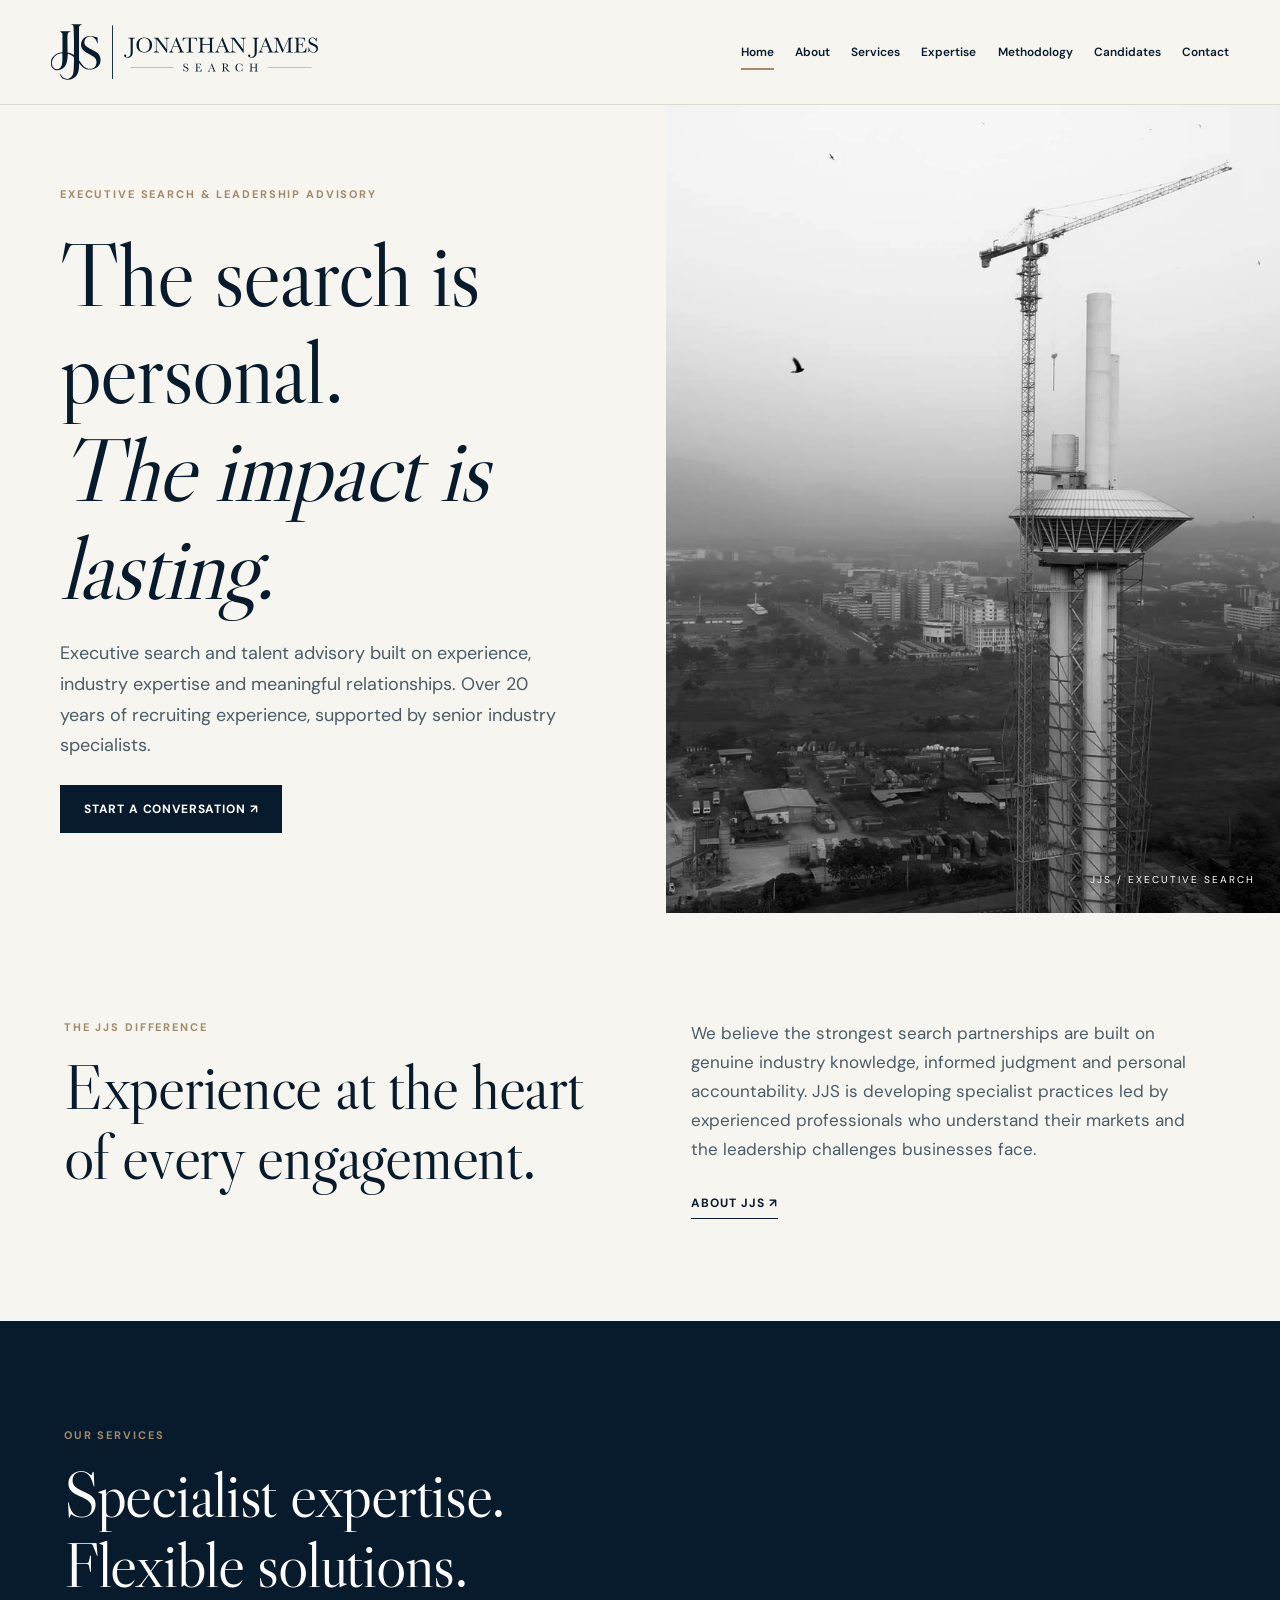
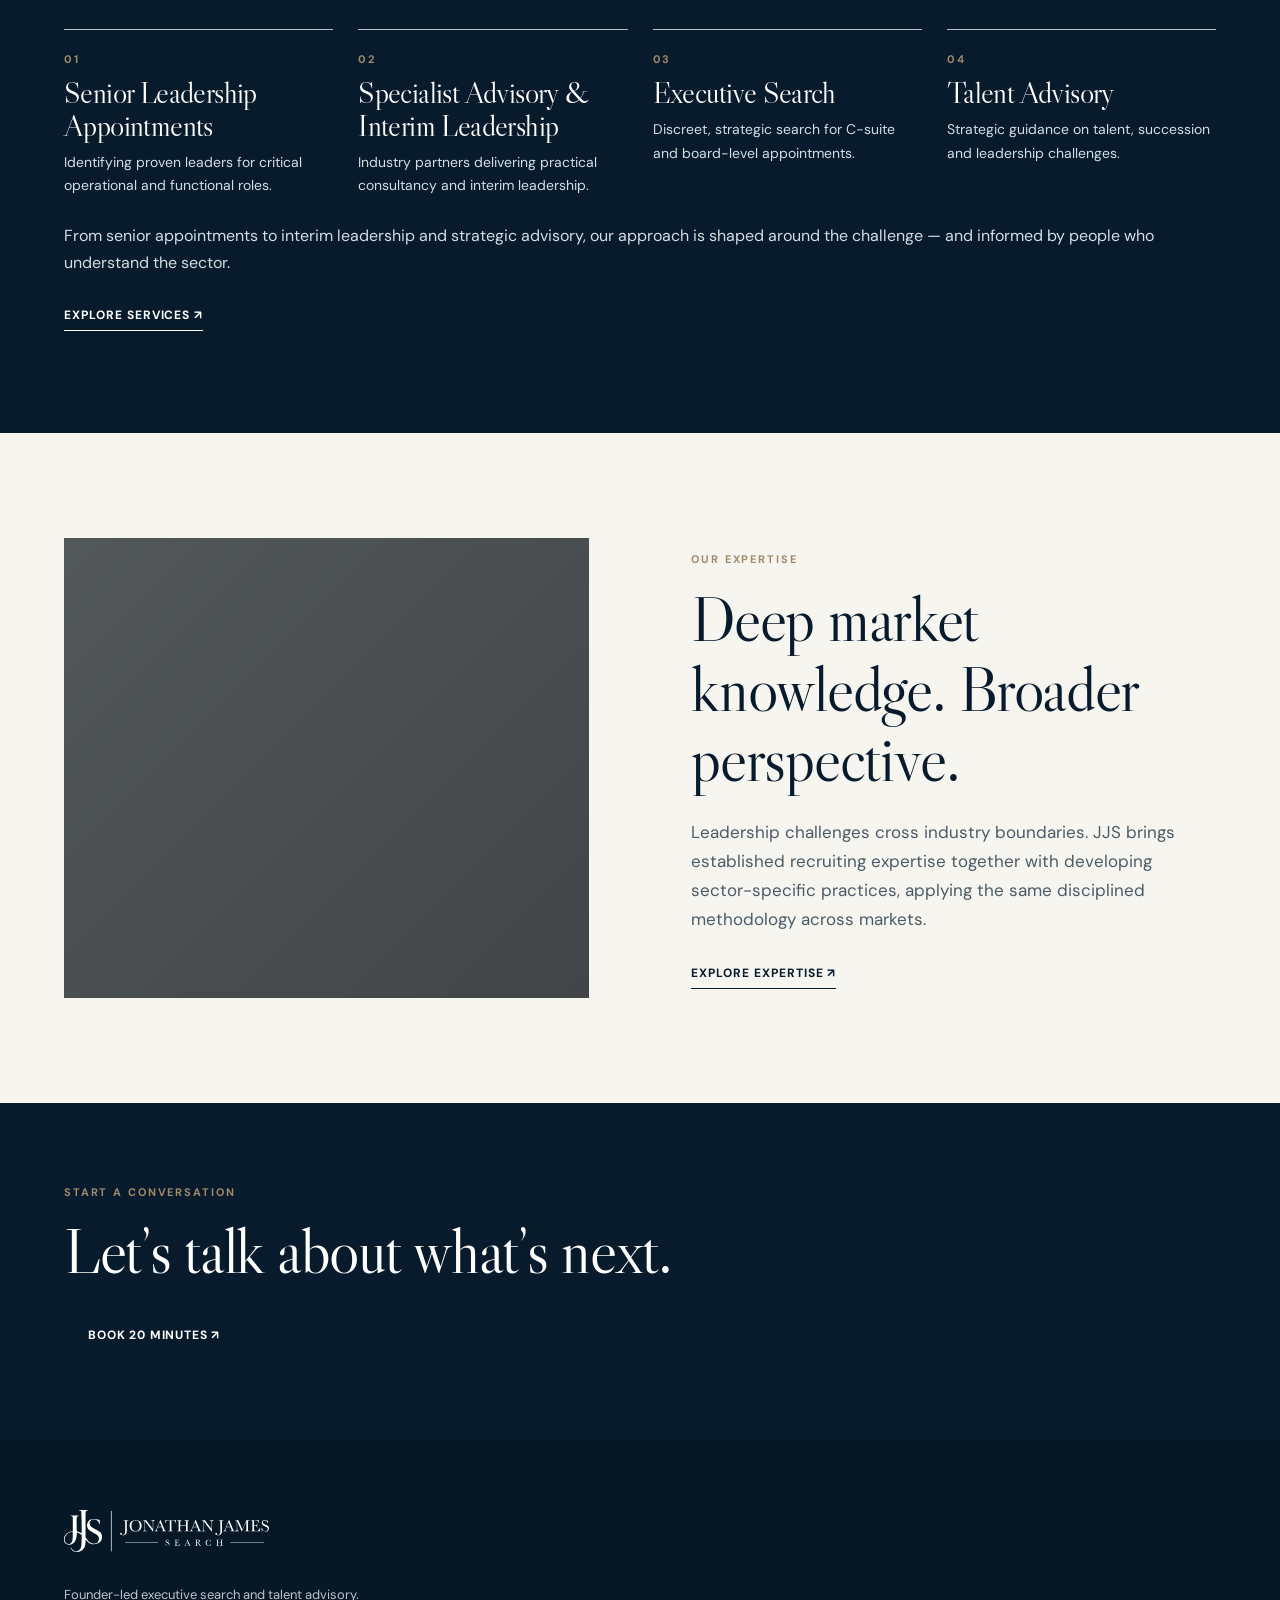
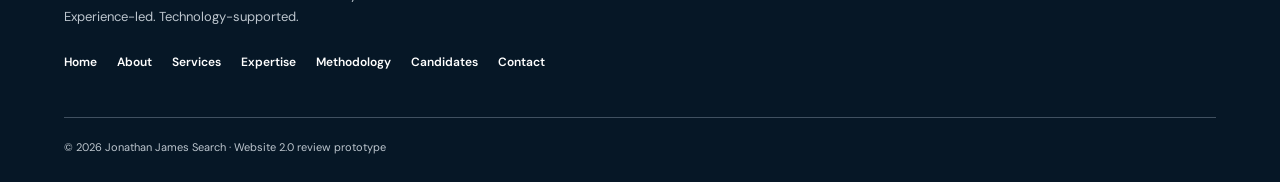
<file: index.html>
<!doctype html><html lang="en"><head><meta charset="utf-8"><meta name="viewport" content="width=device-width,initial-scale=1"><title>Home | Jonathan James Search</title><meta name="description" content="Founder-led executive search and talent advisory. Over 20 years of recruiting experience."><link rel="stylesheet" href="style.css"><link rel="stylesheet" href="mobile.css"></head><body><header class="site-header"><nav class="nav" aria-label="Main navigation"><a class="brand" href="index.html" aria-label="JJS home"><img class="logo" src="jjs-logo.svg" alt="JJS — Jonathan James Search"></a><button class="menu" type="button" aria-label="Toggle navigation" aria-expanded="false" aria-controls="main-links">☰</button><div class="links" id="main-links"><a href="index.html" aria-current="page">Home</a><a href="about.html">About</a><a href="services.html">Services</a><a href="expertise.html">Expertise</a><a href="methodology.html">Methodology</a><a href="candidates.html">Candidates</a><a href="contact.html">Contact</a></div></nav></header><section class="hero"><div class="copy"><div class="eyebrow">EXECUTIVE SEARCH & LEADERSHIP ADVISORY</div><h1>The search is personal.<br><em>The impact is lasting.</em></h1><p>Executive search and talent advisory built on experience, industry expertise and meaningful relationships. Over 20 years of recruiting experience, supported by senior industry specialists.</p><div><a class="btn" href="contact.html">Start a conversation ↗</a></div></div><div class="art hero-video" aria-label="Black-and-white construction video">
<video id="jjs-hero-video" autoplay muted loop playsinline webkit-playsinline preload="metadata" poster="jjs-homepage-poster.jpg" aria-label="Cinematic black-and-white construction footage">
<source src="jjs-homepage-video.mp4" type="video/mp4">
Your browser does not support HTML5 video.
</video>
<button type="button" class="hero-play-button" id="jjs-hero-play" aria-label="Play homepage video" hidden>▶ Play video</button>
</div></section><section><div class="wrap split"><div><div class="eyebrow">THE JJS DIFFERENCE</div><h2>Experience at the heart of every engagement.</h2></div><div><p>We believe the strongest search partnerships are built on genuine industry knowledge, informed judgment and personal accountability. JJS is developing specialist practices led by experienced professionals who understand their markets and the leadership challenges businesses face.</p><a class="link" href="about.html">About JJS ↗</a></div></div></section><section class="navy"><div class="wrap"><div class="eyebrow">OUR SERVICES</div><h2>Specialist expertise.<br>Flexible solutions.</h2><div class="cards"><div class="card"><div class="eyebrow">01</div><h3>Senior Leadership Appointments</h3><p>Identifying proven leaders for critical operational and functional roles.</p></div><div class="card"><div class="eyebrow">02</div><h3>Specialist Advisory &amp; Interim Leadership</h3><p>Industry partners delivering practical consultancy and interim leadership.</p></div><div class="card"><div class="eyebrow">03</div><h3>Executive Search</h3><p>Discreet, strategic search for C-suite and board-level appointments.</p></div><div class="card"><div class="eyebrow">04</div><h3>Talent Advisory</h3><p>Strategic guidance on talent, succession and leadership challenges.</p></div></div><p>From senior appointments to interim leadership and strategic advisory, our approach is shaped around the challenge — and informed by people who understand the sector.</p><a class="link" href="services.html">Explore services ↗</a></div></section><section><div class="wrap split"><div class="photo"></div><div><div class="eyebrow">OUR EXPERTISE</div><h2>Deep market knowledge. Broader perspective.</h2><p>Leadership challenges cross industry boundaries. JJS brings established recruiting expertise together with developing sector-specific practices, applying the same disciplined methodology across markets.</p><a class="link" href="expertise.html">Explore expertise ↗</a></div></div></section><section class="navy band"><div class="wrap"><div class="eyebrow">START A CONVERSATION</div><h2>Let’s talk about what’s next.</h2><a class="btn" href="contact.html">Book 20 minutes ↗</a></div></section><footer><div class="wrap"><img class="logo" src="jjs-logo.svg" alt="Jonathan James Search"><p style="margin-top:24px">Founder-led executive search and talent advisory.<br>Experience-led. Technology-supported.</p><div class="links"><a href="index.html">Home</a><a href="about.html">About</a><a href="services.html">Services</a><a href="expertise.html">Expertise</a><a href="methodology.html">Methodology</a><a href="candidates.html">Candidates</a><a href="contact.html">Contact</a></div><div class="footer-bottom">© 2026 Jonathan James Search · Website 2.0 review prototype</div></div></footer><script>document.querySelector('.menu').addEventListener('click',function(){let e=document.querySelector('header .links');this.setAttribute('aria-expanded',e.classList.toggle('open'))})</script><script>
(function(){
 const video=document.getElementById('jjs-hero-video');
 const play=document.getElementById('jjs-hero-play');
 if(!video||!play)return;
 const reduce=window.matchMedia('(prefers-reduced-motion: reduce)').matches;
 const show=()=>{play.hidden=false;};
 video.muted=true;
 video.defaultMuted=true;
 video.setAttribute('muted','');
 video.addEventListener('error',show);
 video.addEventListener('stalled',show);
 video.addEventListener('pause',()=>{if(!video.ended)show();});
 video.addEventListener('playing',()=>{play.hidden=true;});
 if(!reduce){
   const attempt=video.play();
   if(attempt&&typeof attempt.catch==='function')attempt.catch(show);
 } else show();
 play.addEventListener('click',()=>{
   video.muted=true;
   video.play().then(()=>{play.hidden=true;}).catch(show);
 });
})();
</script></body></html>
</file>
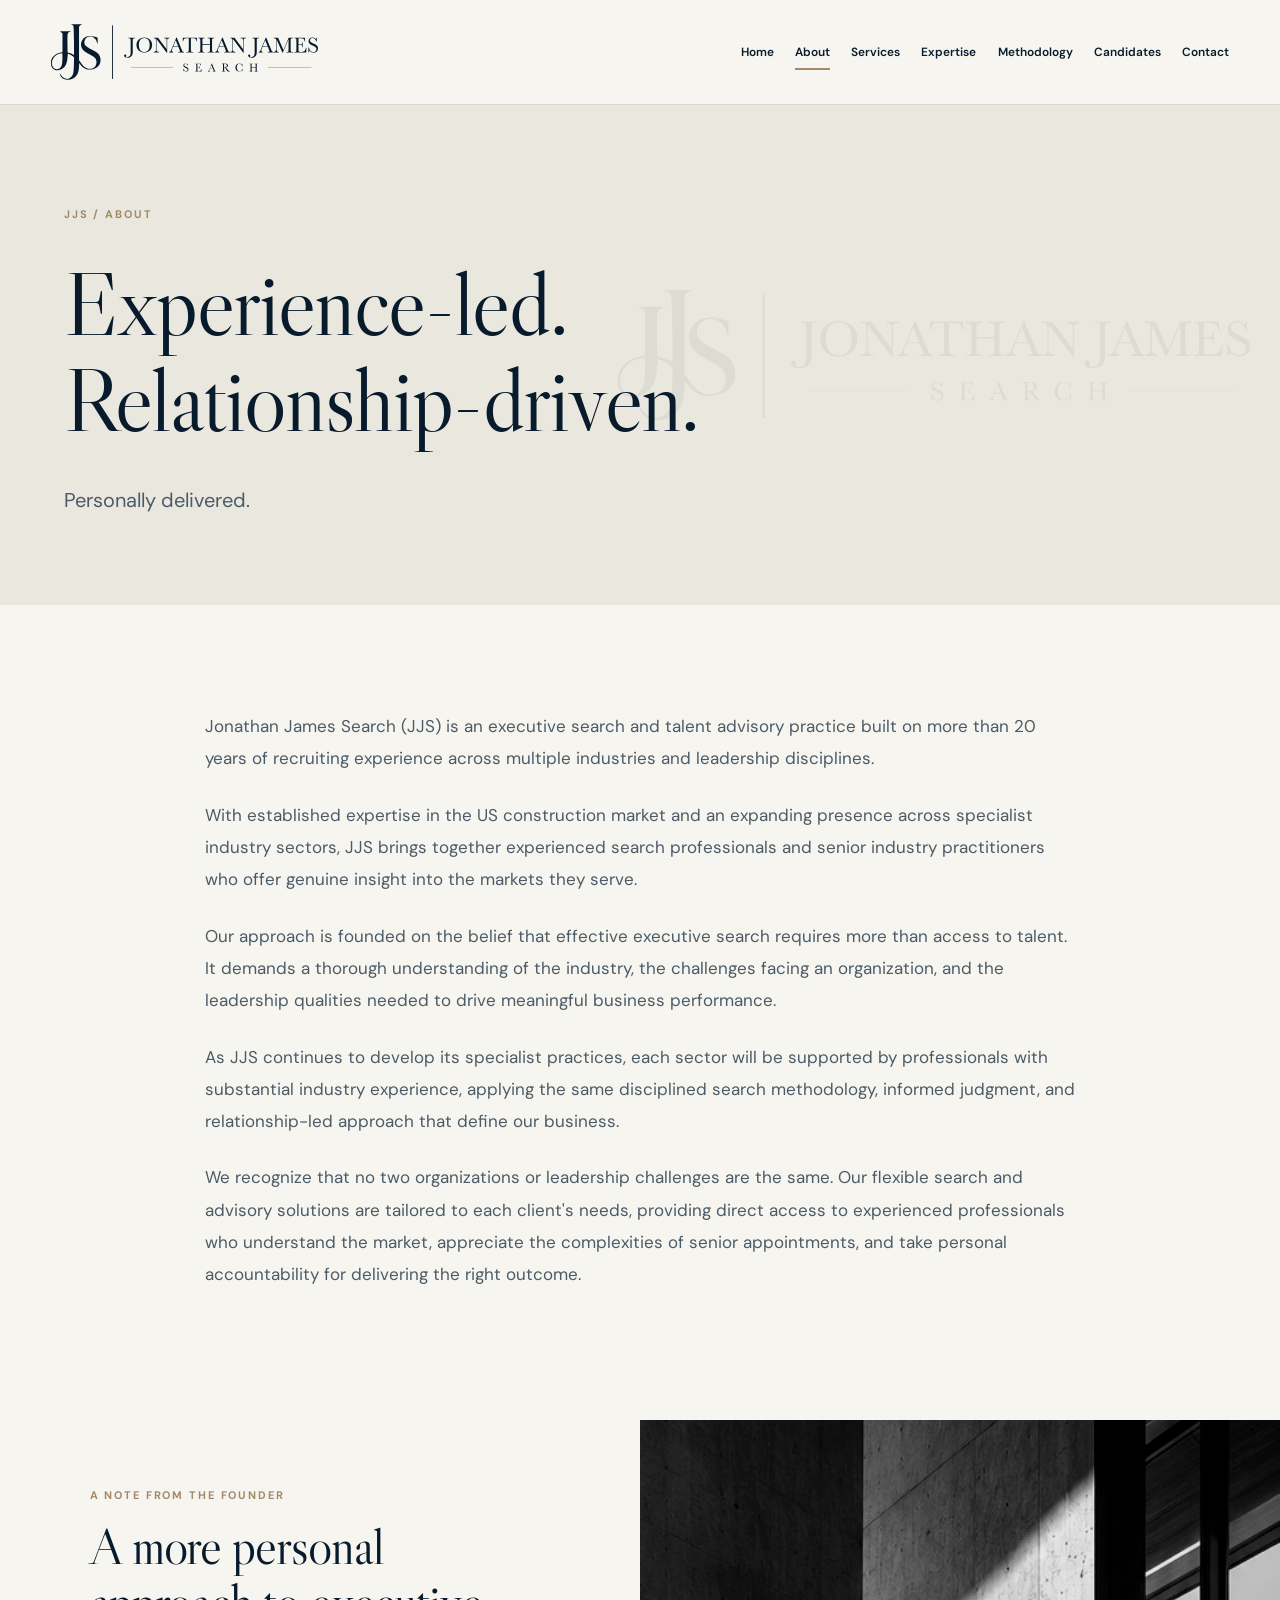
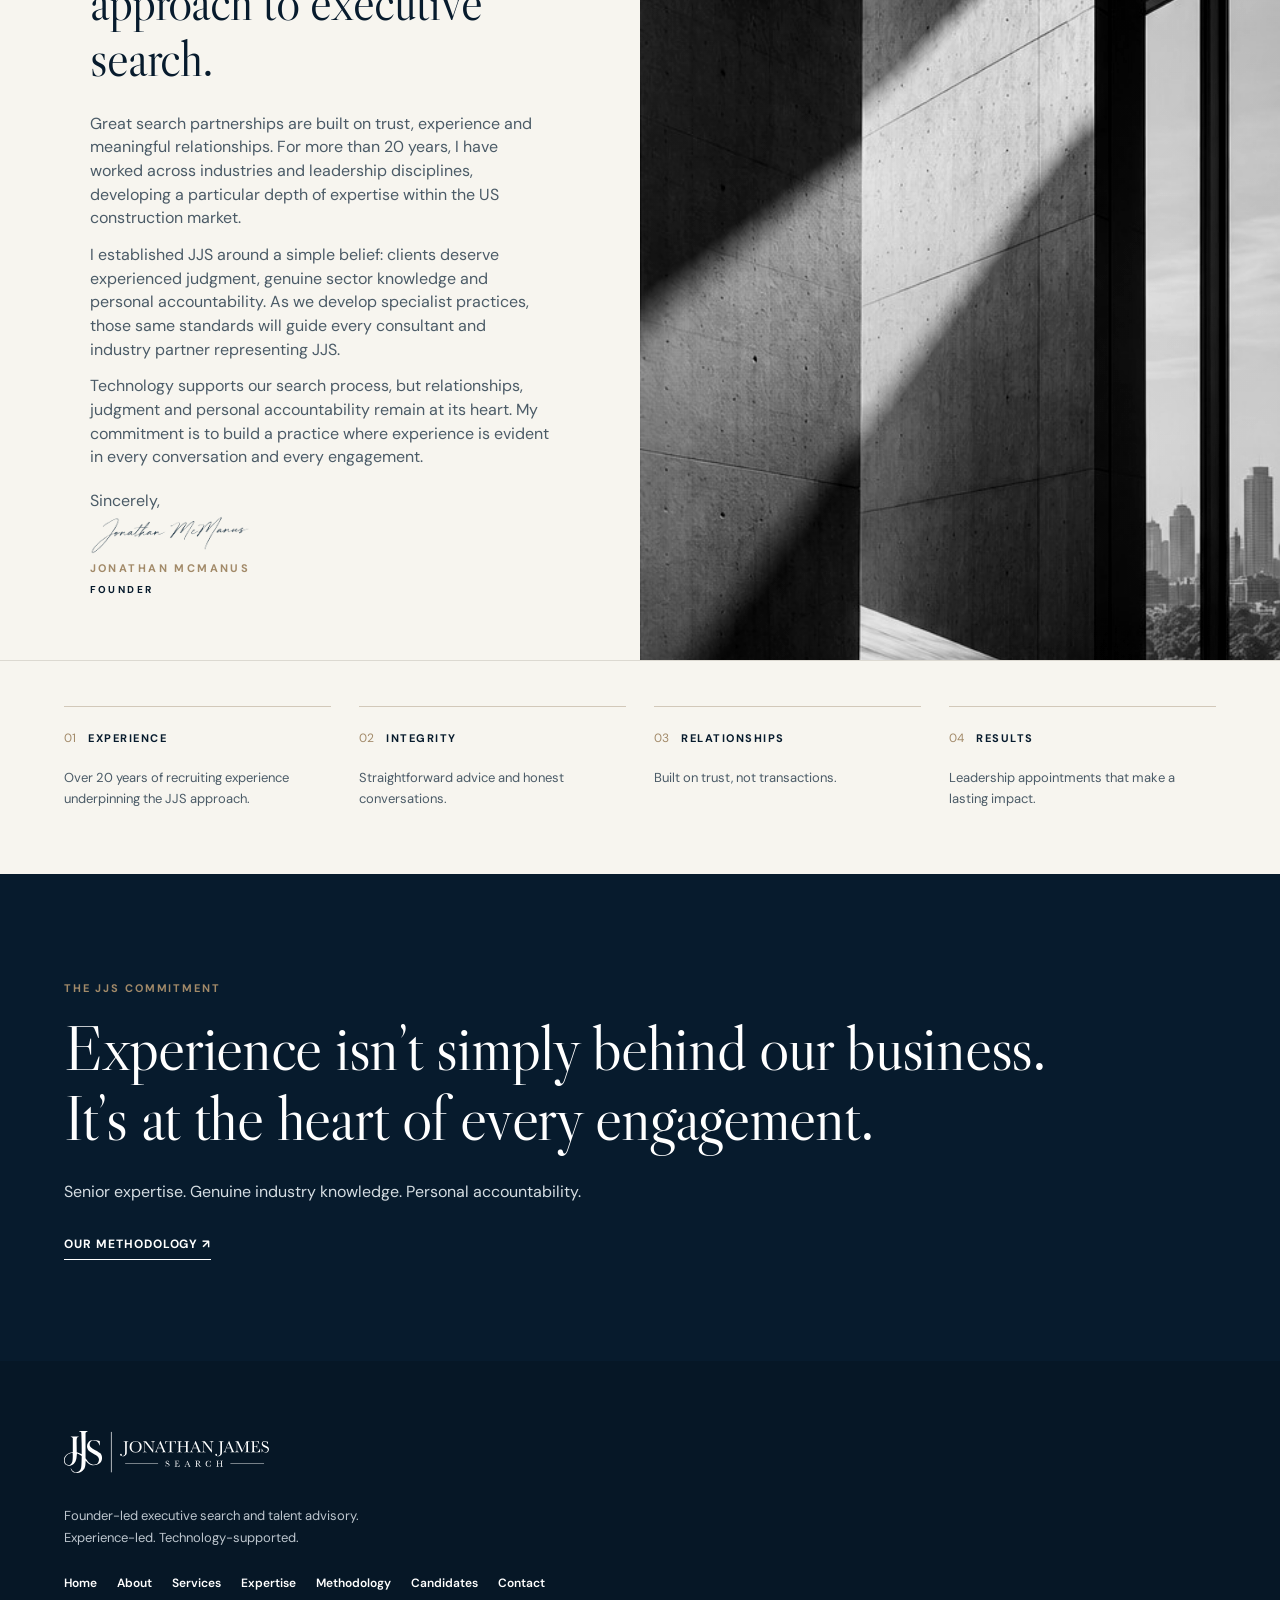
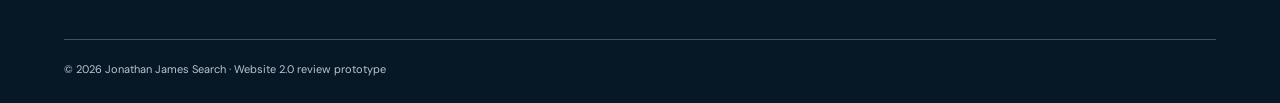
<file: about.html>
<!doctype html><html lang="en"><head><meta charset="utf-8"><meta name="viewport" content="width=device-width,initial-scale=1"><title>About | Jonathan James Search</title><meta name="description" content="Founder-led executive search and talent advisory. Over 20 years of recruiting experience."><link rel="stylesheet" href="style.css"><link rel="stylesheet" href="mobile.css"></head><body><header class="site-header"><nav class="nav" aria-label="Main navigation"><a class="brand" href="index.html" aria-label="JJS home"><img class="logo" src="jjs-logo.svg" alt="JJS — Jonathan James Search"></a><button class="menu" type="button" aria-label="Toggle navigation" aria-expanded="false" aria-controls="main-links">☰</button><div class="links" id="main-links"><a href="index.html">Home</a><a href="about.html" aria-current="page">About</a><a href="services.html">Services</a><a href="expertise.html">Expertise</a><a href="methodology.html">Methodology</a><a href="candidates.html">Candidates</a><a href="contact.html">Contact</a></div></nav></header><section class="pagehero about-hero"><div class="wrap"><div class="eyebrow">JJS / ABOUT</div><h1>Experience-led.<br>Relationship-driven.</h1><p>Personally delivered.</p></div></section><section><div class="wrap prose"><p>Jonathan James Search (JJS) is an executive search and talent advisory practice built on more than 20 years of recruiting experience across multiple industries and leadership disciplines.</p><p>With established expertise in the US construction market and an expanding presence across specialist industry sectors, JJS brings together experienced search professionals and senior industry practitioners who offer genuine insight into the markets they serve.</p><p>Our approach is founded on the belief that effective executive search requires more than access to talent. It demands a thorough understanding of the industry, the challenges facing an organization, and the leadership qualities needed to drive meaningful business performance.</p><p>As JJS continues to develop its specialist practices, each sector will be supported by professionals with substantial industry experience, applying the same disciplined search methodology, informed judgment, and relationship-led approach that define our business.</p><p>We recognize that no two organizations or leadership challenges are the same. Our flexible search and advisory solutions are tailored to each client's needs, providing direct access to experienced professionals who understand the market, appreciate the complexities of senior appointments, and take personal accountability for delivering the right outcome.</p></div></section><section class="founder-section"><div class="wrap founder-grid"><div class="founder-copy"><div class="eyebrow">A NOTE FROM THE FOUNDER</div><h2>A more personal approach to executive search.</h2><p>Great search partnerships are built on trust, experience and meaningful relationships. For more than 20 years, I have worked across industries and leadership disciplines, developing a particular depth of expertise within the US construction market.</p><p>I established JJS around a simple belief: clients deserve experienced judgment, genuine sector knowledge and personal accountability. As we develop specialist practices, those same standards will guide every consultant and industry partner representing JJS.</p><p>Technology supports our search process, but relationships, judgment and personal accountability remain at its heart. My commitment is to build a practice where experience is evident in every conversation and every engagement.</p><p class="signoff">Sincerely,</p><img class="founder-signature-image" src="jonathan-mcmanus-signature.png" alt="Jonathan McManus signature"><div class="founder-credit">JONATHAN MCMANUS <span>FOUNDER</span></div></div><div class="founder-photo" role="img" aria-label="Black and white architectural structure"></div></div></section><section class="values-section"><div class="wrap values-grid"><div><span>01</span><strong>EXPERIENCE</strong><p>Over 20 years of recruiting experience underpinning the JJS approach.</p></div><div><span>02</span><strong>INTEGRITY</strong><p>Straightforward advice and honest conversations.</p></div><div><span>03</span><strong>RELATIONSHIPS</strong><p>Built on trust, not transactions.</p></div><div><span>04</span><strong>RESULTS</strong><p>Leadership appointments that make a lasting impact.</p></div></div></section><section class="navy"><div class="wrap"><div class="eyebrow">THE JJS COMMITMENT</div><h2>Experience isn’t simply behind our business.<br>It’s at the heart of every engagement.</h2><p>Senior expertise. Genuine industry knowledge. Personal accountability.</p><a class="link" href="methodology.html">Our methodology ↗</a></div></section><footer><div class="wrap"><img class="logo" src="jjs-logo.svg" alt="Jonathan James Search"><p style="margin-top:24px">Founder-led executive search and talent advisory.<br>Experience-led. Technology-supported.</p><div class="links"><a href="index.html">Home</a><a href="about.html">About</a><a href="services.html">Services</a><a href="expertise.html">Expertise</a><a href="methodology.html">Methodology</a><a href="candidates.html">Candidates</a><a href="contact.html">Contact</a></div><div class="footer-bottom">© 2026 Jonathan James Search · Website 2.0 review prototype</div></div></footer><script>document.querySelector('.menu').addEventListener('click',function(){let e=document.querySelector('header .links');this.setAttribute('aria-expanded',e.classList.toggle('open'))})</script></body></html>
</file>
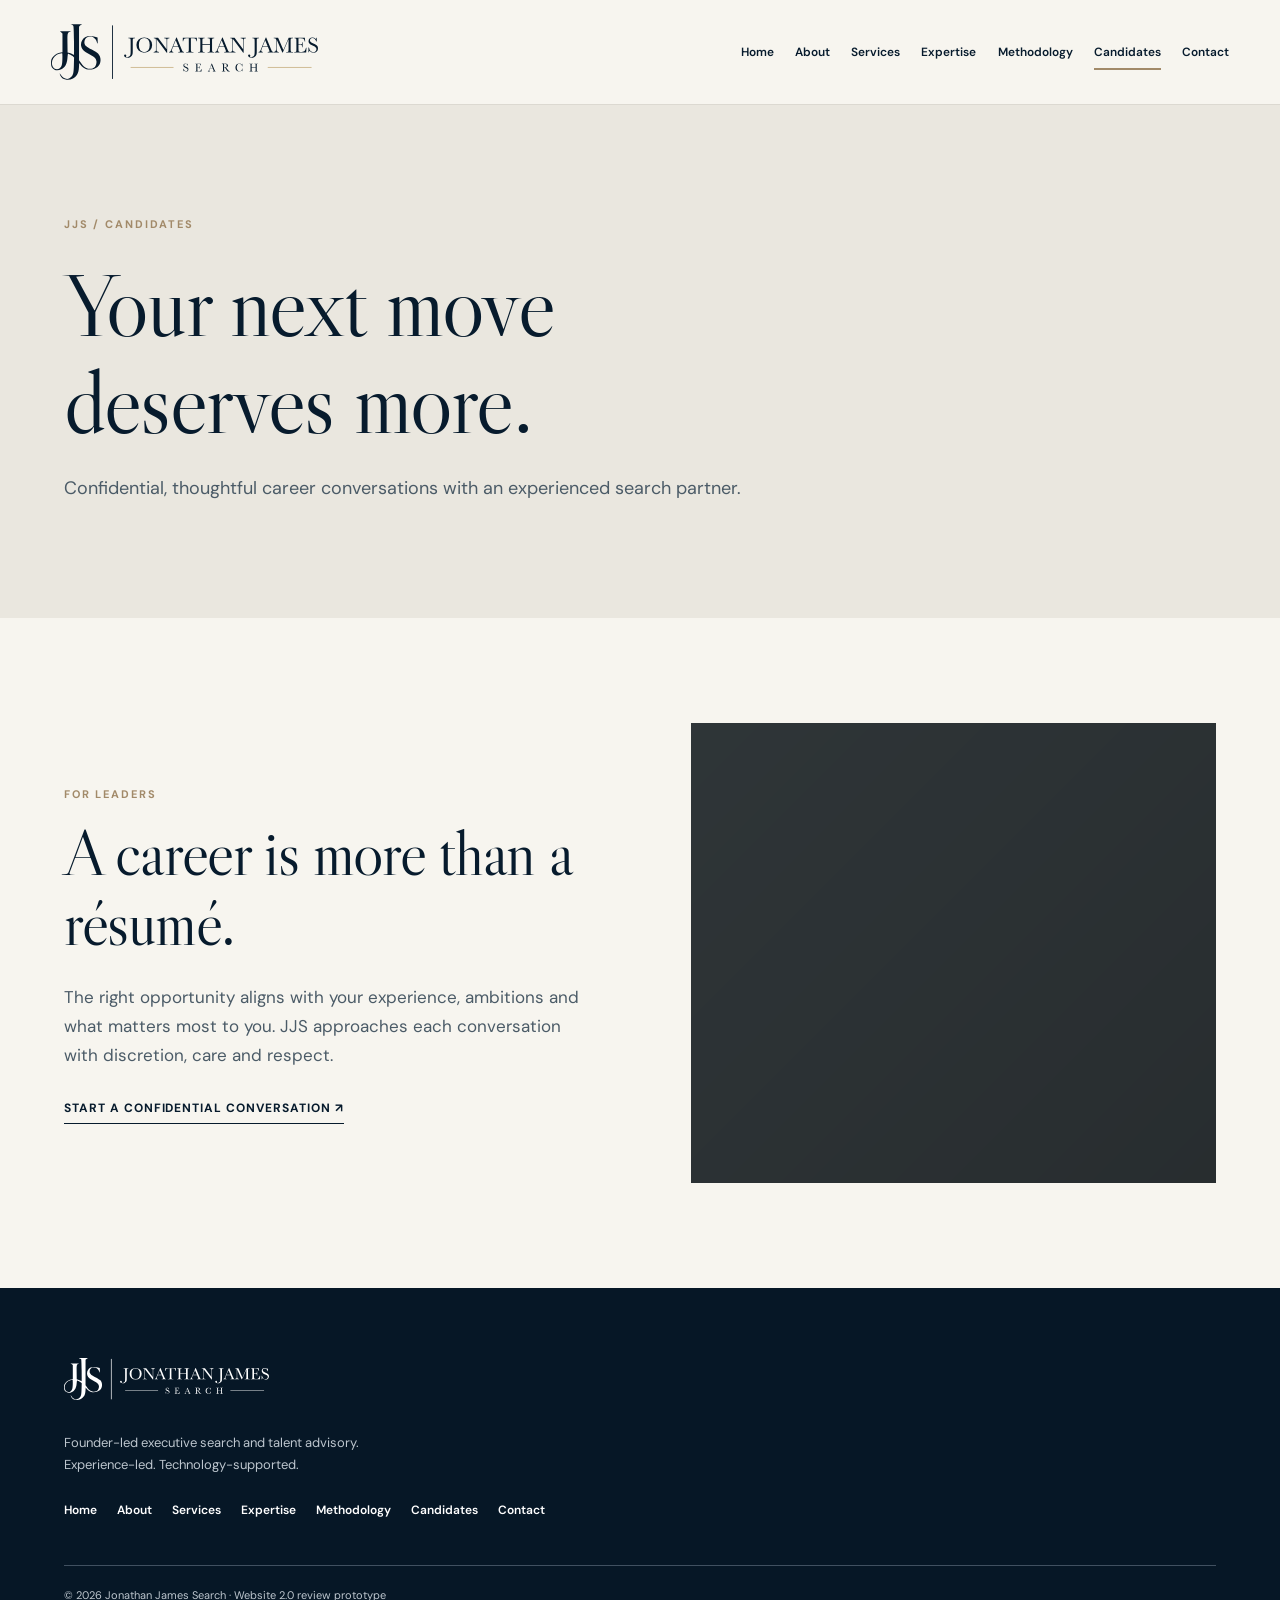
<file: candidates.html>
<!doctype html><html lang="en"><head><meta charset="utf-8"><meta name="viewport" content="width=device-width,initial-scale=1"><title>Candidates | Jonathan James Search</title><meta name="description" content="Founder-led executive search and talent advisory. Over 20 years of recruiting experience."><link rel="stylesheet" href="style.css"><link rel="stylesheet" href="mobile.css"></head><body><header class="site-header"><nav class="nav" aria-label="Main navigation"><a class="brand" href="index.html" aria-label="JJS home"><img class="logo" src="jjs-logo.svg" alt="JJS — Jonathan James Search"></a><button class="menu" type="button" aria-label="Toggle navigation" aria-expanded="false" aria-controls="main-links">☰</button><div class="links" id="main-links"><a href="index.html">Home</a><a href="about.html">About</a><a href="services.html">Services</a><a href="expertise.html">Expertise</a><a href="methodology.html">Methodology</a><a href="candidates.html" aria-current="page">Candidates</a><a href="contact.html">Contact</a></div></nav></header><section class="pagehero"><div class="wrap"><div class="eyebrow">JJS / CANDIDATES</div><h1>Your next move<br>deserves more.</h1><p>Confidential, thoughtful career conversations with an experienced search partner.</p></div></section><section><div class="wrap split"><div><div class="eyebrow">FOR LEADERS</div><h2>A career is more than a résumé.</h2><p>The right opportunity aligns with your experience, ambitions and what matters most to you. JJS approaches each conversation with discretion, care and respect.</p><a class="link" href="contact.html">Start a confidential conversation ↗</a></div><div class="photo candidates-photo" role="img" aria-label="Understated executive office interior with natural light"></div></div></section><footer><div class="wrap"><img class="logo" src="jjs-logo.svg" alt="Jonathan James Search"><p style="margin-top:24px">Founder-led executive search and talent advisory.<br>Experience-led. Technology-supported.</p><div class="links"><a href="index.html">Home</a><a href="about.html">About</a><a href="services.html">Services</a><a href="expertise.html">Expertise</a><a href="methodology.html">Methodology</a><a href="candidates.html">Candidates</a><a href="contact.html">Contact</a></div><div class="footer-bottom">© 2026 Jonathan James Search · Website 2.0 review prototype</div></div></footer><script>document.querySelector('.menu').addEventListener('click',function(){let e=document.querySelector('header .links');this.setAttribute('aria-expanded',e.classList.toggle('open'))})</script></body></html>
</file>
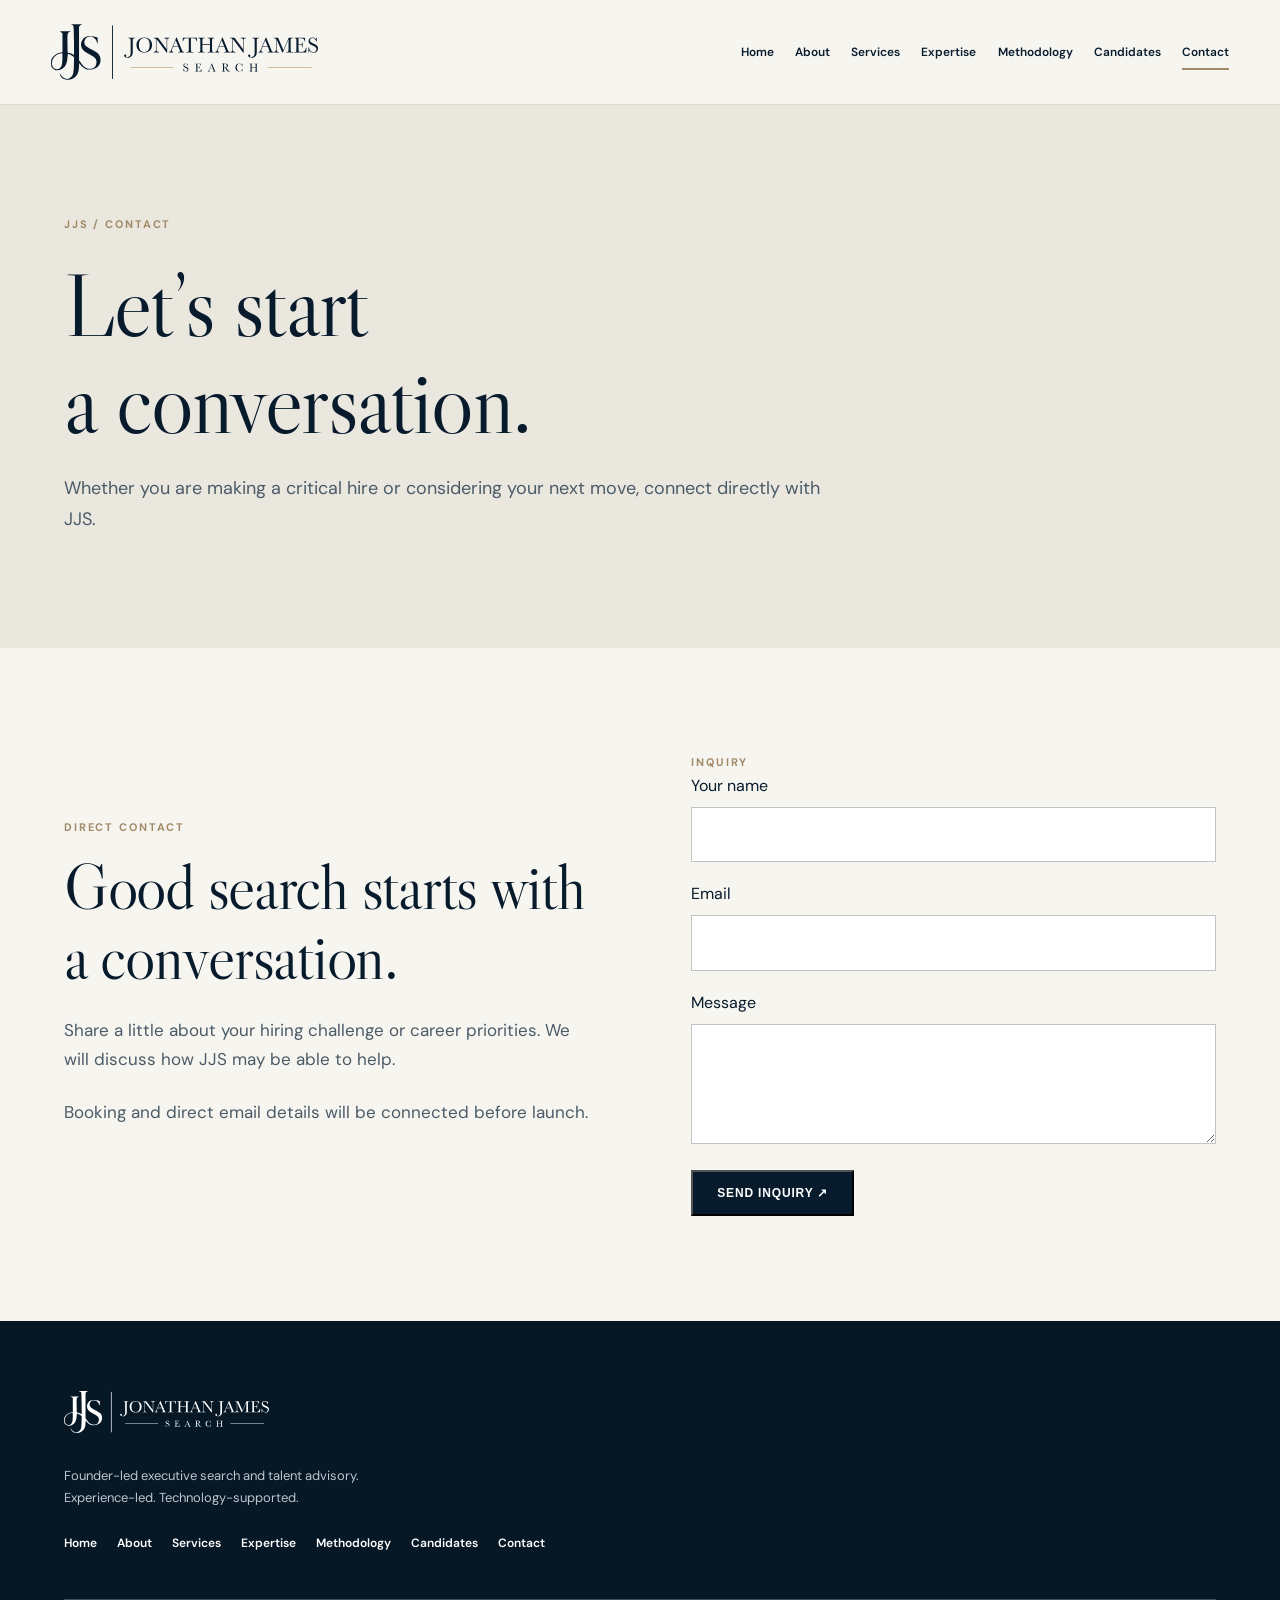
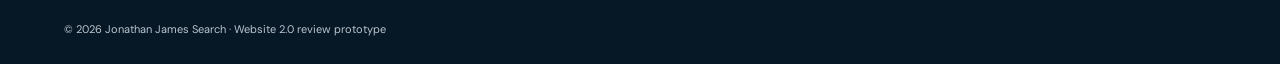
<file: contact.html>
<!doctype html><html lang="en"><head><meta charset="utf-8"><meta name="viewport" content="width=device-width,initial-scale=1"><title>Contact | Jonathan James Search</title><meta name="description" content="Founder-led executive search and talent advisory. Over 20 years of recruiting experience."><link rel="stylesheet" href="style.css"><link rel="stylesheet" href="mobile.css"></head><body><header class="site-header"><nav class="nav" aria-label="Main navigation"><a class="brand" href="index.html" aria-label="JJS home"><img class="logo" src="jjs-logo.svg" alt="JJS — Jonathan James Search"></a><button class="menu" type="button" aria-label="Toggle navigation" aria-expanded="false" aria-controls="main-links">☰</button><div class="links" id="main-links"><a href="index.html">Home</a><a href="about.html">About</a><a href="services.html">Services</a><a href="expertise.html">Expertise</a><a href="methodology.html">Methodology</a><a href="candidates.html">Candidates</a><a href="contact.html" aria-current="page">Contact</a></div></nav></header><section class="pagehero"><div class="wrap"><div class="eyebrow">JJS / CONTACT</div><h1>Let’s start<br>a conversation.</h1><p>Whether you are making a critical hire or considering your next move, connect directly with JJS.</p></div></section><section><div class="wrap split"><div><div class="eyebrow">DIRECT CONTACT</div><h2>Good search starts with a conversation.</h2><p>Share a little about your hiring challenge or career priorities. We will discuss how JJS may be able to help.</p><p>Booking and direct email details will be connected before launch.</p></div><div><div class="eyebrow">INQUIRY</div><form onsubmit="event.preventDefault();alert('Preview only: the contact form will be connected before launch.')"><label>Your name<br><input required name="name"></label><label>Email<br><input required type="email" name="email"></label><label>Message<br><textarea required name="message"></textarea></label><button class="btn" type="submit">Send inquiry ↗</button></form></div></div></section><footer><div class="wrap"><img class="logo" src="jjs-logo.svg" alt="Jonathan James Search"><p style="margin-top:24px">Founder-led executive search and talent advisory.<br>Experience-led. Technology-supported.</p><div class="links"><a href="index.html">Home</a><a href="about.html">About</a><a href="services.html">Services</a><a href="expertise.html">Expertise</a><a href="methodology.html">Methodology</a><a href="candidates.html">Candidates</a><a href="contact.html">Contact</a></div><div class="footer-bottom">© 2026 Jonathan James Search · Website 2.0 review prototype</div></div></footer><script>document.querySelector('.menu').addEventListener('click',function(){let e=document.querySelector('header .links');this.setAttribute('aria-expanded',e.classList.toggle('open'))})</script></body></html>
</file>
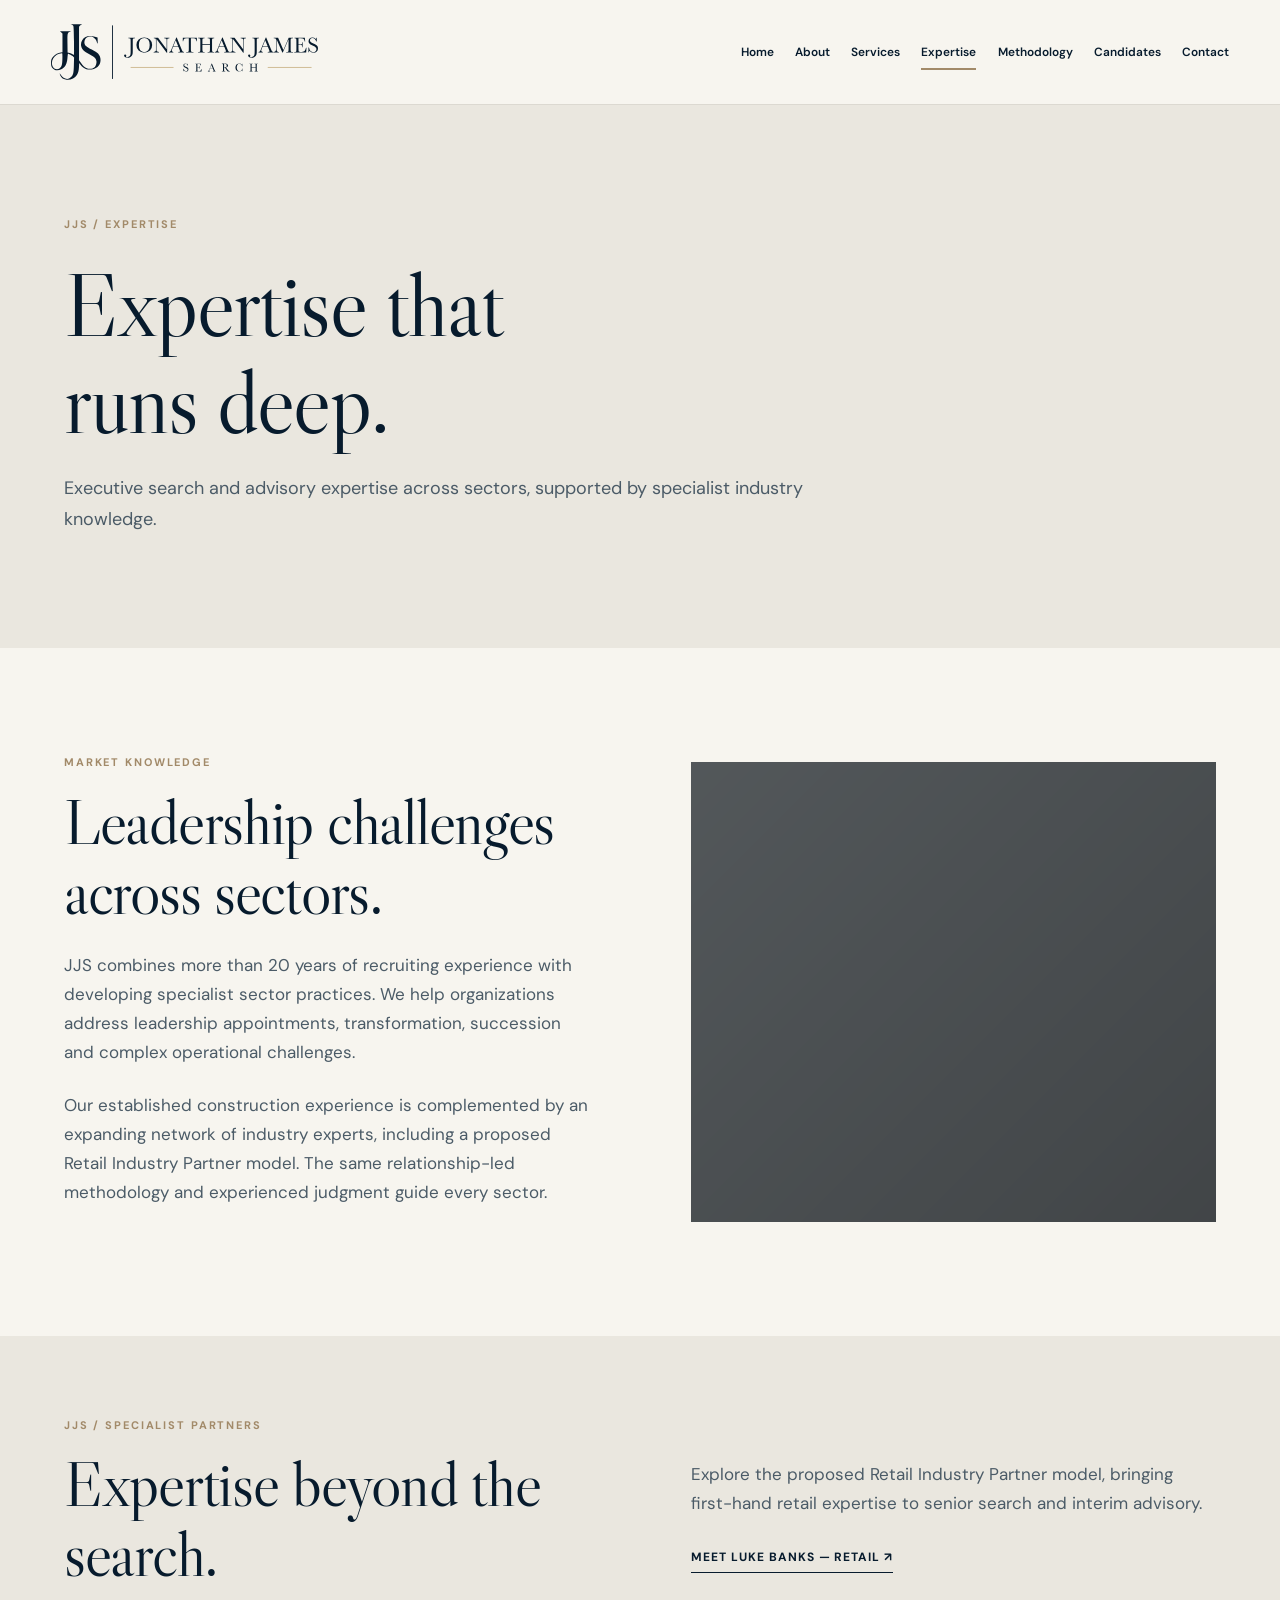
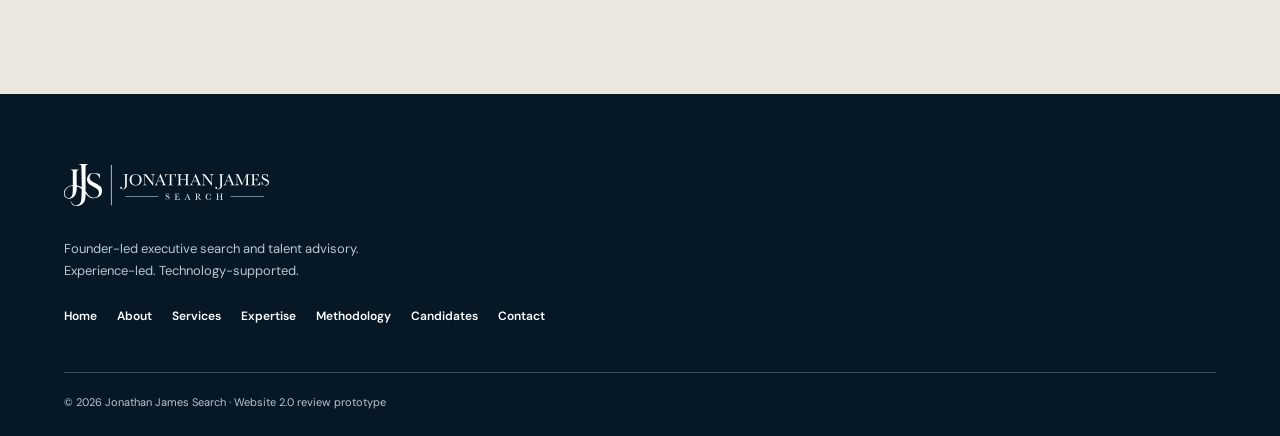
<file: expertise.html>
<!doctype html><html lang="en"><head><meta charset="utf-8"><meta name="viewport" content="width=device-width,initial-scale=1"><title>Expertise | Jonathan James Search</title><meta name="description" content="Founder-led executive search and talent advisory. Over 20 years of recruiting experience."><link rel="stylesheet" href="style.css"><link rel="stylesheet" href="mobile.css"></head><body><header class="site-header"><nav class="nav" aria-label="Main navigation"><a class="brand" href="index.html" aria-label="JJS home"><img class="logo" src="jjs-logo.svg" alt="JJS — Jonathan James Search"></a><button class="menu" type="button" aria-label="Toggle navigation" aria-expanded="false" aria-controls="main-links">☰</button><div class="links" id="main-links"><a href="index.html">Home</a><a href="about.html">About</a><a href="services.html">Services</a><a href="expertise.html" aria-current="page">Expertise</a><a href="methodology.html">Methodology</a><a href="candidates.html">Candidates</a><a href="contact.html">Contact</a></div></nav></header><section class="pagehero"><div class="wrap"><div class="eyebrow">JJS / EXPERTISE</div><h1>Expertise that<br>runs deep.</h1><p>Executive search and advisory expertise across sectors, supported by specialist industry knowledge.</p></div></section><section><div class="wrap split"><div><div class="eyebrow">MARKET KNOWLEDGE</div><h2>Leadership challenges across sectors.</h2><p>JJS combines more than 20 years of recruiting experience with developing specialist sector practices. We help organizations address leadership appointments, transformation, succession and complex operational challenges.</p><p>Our established construction experience is complemented by an expanding network of industry experts, including a proposed Retail Industry Partner model. The same relationship-led methodology and experienced judgment guide every sector.</p></div><div class="photo"></div></div></section><section class="luke-teaser" style="background:#eae7df;padding:80px 0"><div class="wrap split"><div><div class="eyebrow">JJS / SPECIALIST PARTNERS</div><h2>Expertise beyond the search.</h2></div><div><p>Explore the proposed Retail Industry Partner model, bringing first-hand retail expertise to senior search and interim advisory.</p><a class="link" href="luke-banks.html">Meet Luke Banks — Retail ↗</a></div></div></section><footer><div class="wrap"><img class="logo" src="jjs-logo.svg" alt="Jonathan James Search"><p style="margin-top:24px">Founder-led executive search and talent advisory.<br>Experience-led. Technology-supported.</p><div class="links"><a href="index.html">Home</a><a href="about.html">About</a><a href="services.html">Services</a><a href="expertise.html">Expertise</a><a href="methodology.html">Methodology</a><a href="candidates.html">Candidates</a><a href="contact.html">Contact</a></div><div class="footer-bottom">© 2026 Jonathan James Search · Website 2.0 review prototype</div></div></footer><script>document.querySelector('.menu').addEventListener('click',function(){let e=document.querySelector('header .links');this.setAttribute('aria-expanded',e.classList.toggle('open'))})</script></body></html>
</file>
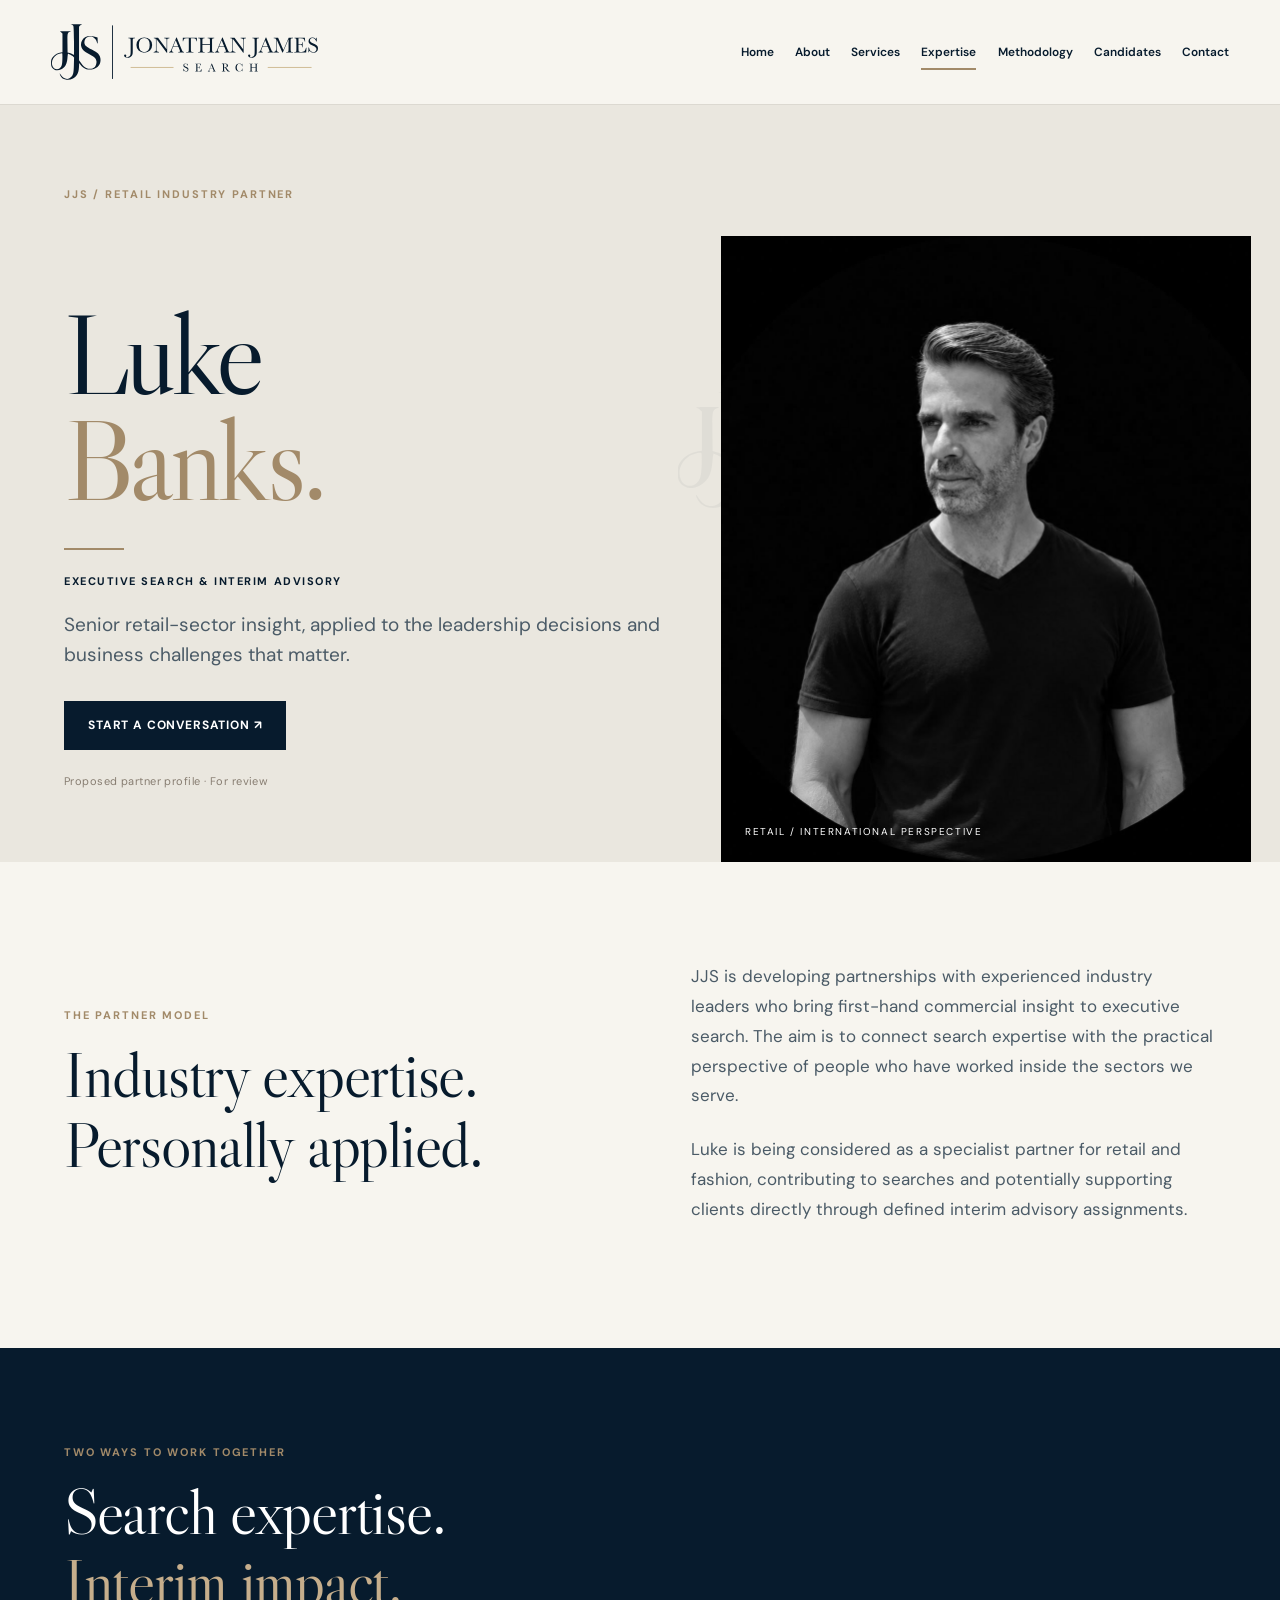
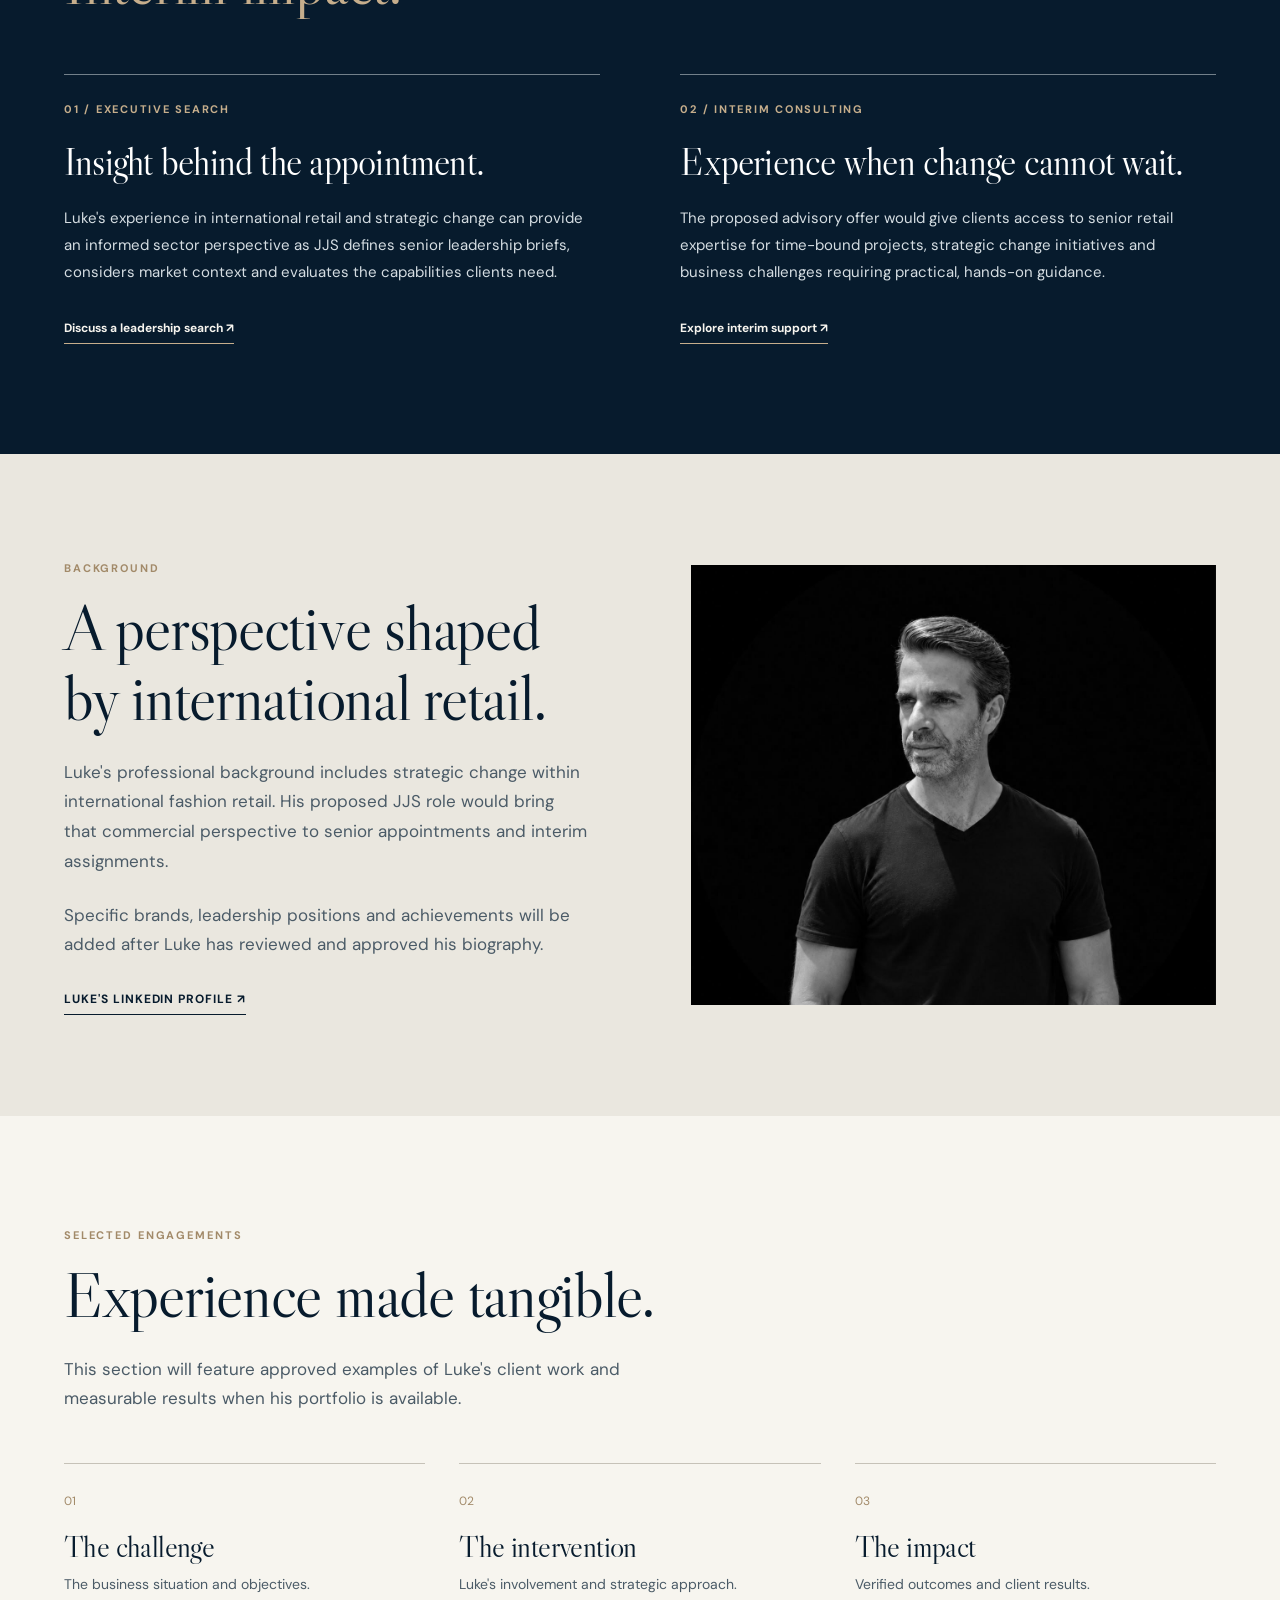
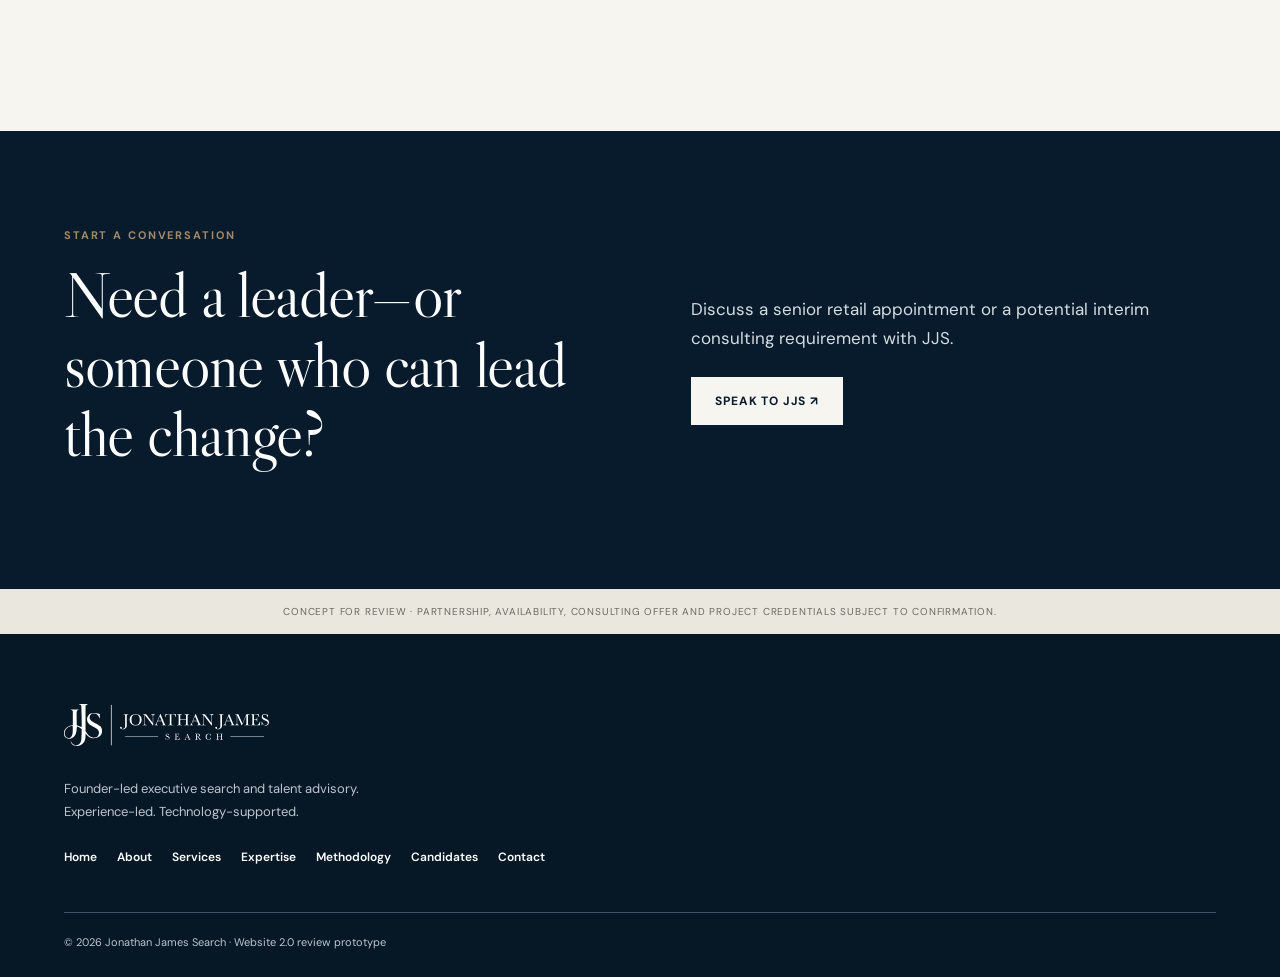
<file: luke-banks.html>
<!doctype html>
<html lang="en"><head><meta charset="utf-8"><meta name="viewport" content="width=device-width,initial-scale=1"><meta name="description" content="Luke Banks — proposed JJS retail industry partner. Executive search sector expertise and interim retail consulting."><title>Luke Banks | Retail Industry Partner | JJS</title><link rel="stylesheet" href="style.css"><link rel="stylesheet" href="luke-partner.css"><link rel="stylesheet" href="mobile.css"></head>
<body><header class="site-header"><nav class="nav" aria-label="Main navigation"><a class="brand" href="index.html" aria-label="JJS home"><img class="logo" src="jjs-logo.svg" alt="JJS — Jonathan James Search"></a><button class="menu" type="button" aria-label="Toggle navigation" aria-expanded="false" aria-controls="main-links">☰</button><div class="links" id="main-links"><a href="index.html">Home</a><a href="about.html">About</a><a href="services.html">Services</a><a href="expertise.html" aria-current="page">Expertise</a><a href="methodology.html">Methodology</a><a href="candidates.html">Candidates</a><a href="contact.html">Contact</a></div></nav></header>
<main>
<section class="pagehero luke-hero"><div class="wrap"><div class="eyebrow">JJS / RETAIL INDUSTRY PARTNER</div><div class="luke-hero-grid"><div class="luke-copy"><h1>Luke<br><em>Banks.</em></h1><div class="luke-rule"></div><div class="luke-role">EXECUTIVE SEARCH &amp; INTERIM ADVISORY</div><p class="luke-lead">Senior retail-sector insight, applied to the leadership decisions and business challenges that matter.</p><a class="btn" href="contact.html">Start a conversation ↗</a><p class="luke-note">Proposed partner profile · For review</p></div><div class="luke-portrait"><img src="luke-banks-photo.jpg" alt="Portrait supplied for Luke Banks's JJS profile"><span>RETAIL / INTERNATIONAL PERSPECTIVE</span></div></div></div></section>
<section class="luke-intro"><div class="wrap split"><div><div class="eyebrow">THE PARTNER MODEL</div><h2>Industry expertise.<br>Personally applied.</h2></div><div><p>JJS is developing partnerships with experienced industry leaders who bring first-hand commercial insight to executive search. The aim is to connect search expertise with the practical perspective of people who have worked inside the sectors we serve.</p><p>Luke is being considered as a specialist partner for retail and fashion, contributing to searches and potentially supporting clients directly through defined interim advisory assignments.</p></div></div></section>
<section class="navy luke-two"><div class="wrap"><div class="eyebrow">TWO WAYS TO WORK TOGETHER</div><h2>Search expertise.<br><em>Interim impact.</em></h2><div class="luke-columns"><article><div class="luke-index">01 / EXECUTIVE SEARCH</div><h3>Insight behind the appointment.</h3><p>Luke's experience in international retail and strategic change can provide an informed sector perspective as JJS defines senior leadership briefs, considers market context and evaluates the capabilities clients need.</p><a class="luke-link" href="contact.html">Discuss a leadership search ↗</a></article><article><div class="luke-index">02 / INTERIM CONSULTING</div><h3>Experience when change cannot wait.</h3><p>The proposed advisory offer would give clients access to senior retail expertise for time-bound projects, strategic change initiatives and business challenges requiring practical, hands-on guidance.</p><a class="luke-link" href="contact.html">Explore interim support ↗</a></article></div></div></section>
<section class="luke-experience"><div class="wrap split"><div><div class="eyebrow">BACKGROUND</div><h2>A perspective shaped by international retail.</h2><p>Luke's professional background includes strategic change within international fashion retail. His proposed JJS role would bring that commercial perspective to senior appointments and interim assignments.</p><p>Specific brands, leadership positions and achievements will be added after Luke has reviewed and approved his biography.</p><a class="link" href="https://www.linkedin.com/in/lukeabanks/" target="_blank" rel="noopener noreferrer">Luke's LinkedIn profile ↗</a></div><div class="luke-secondary-image"><img src="luke-banks-photo.jpg" alt="Luke Banks portrait"></div></div></section>
<section class="luke-cases"><div class="wrap"><div class="eyebrow">SELECTED ENGAGEMENTS</div><h2>Experience made tangible.</h2><p class="case-intro">This section will feature approved examples of Luke's client work and measurable results when his portfolio is available.</p><div class="luke-case-grid"><article><span>01</span><h3>The challenge</h3><p>The business situation and objectives.</p></article><article><span>02</span><h3>The intervention</h3><p>Luke's involvement and strategic approach.</p></article><article><span>03</span><h3>The impact</h3><p>Verified outcomes and client results.</p></article></div></div></section>
<section class="navy luke-cta"><div class="wrap split"><div><div class="eyebrow">START A CONVERSATION</div><h2>Need a leader—or someone who can lead the change?</h2></div><div><p>Discuss a senior retail appointment or a potential interim consulting requirement with JJS.</p><a class="btn luke-btn-light" href="contact.html">Speak to JJS ↗</a></div></div></section>
<div class="luke-disclaimer">CONCEPT FOR REVIEW · PARTNERSHIP, AVAILABILITY, CONSULTING OFFER AND PROJECT CREDENTIALS SUBJECT TO CONFIRMATION.</div>
</main><footer><div class="wrap"><img class="logo" src="jjs-logo.svg" alt="Jonathan James Search"><p style="margin-top:24px">Founder-led executive search and talent advisory.<br>Experience-led. Technology-supported.</p><div class="links"><a href="index.html">Home</a><a href="about.html">About</a><a href="services.html">Services</a><a href="expertise.html">Expertise</a><a href="methodology.html">Methodology</a><a href="candidates.html">Candidates</a><a href="contact.html">Contact</a></div><div class="footer-bottom">© 2026 Jonathan James Search · Website 2.0 review prototype</div></div></footer><script>document.querySelector('.menu').addEventListener('click',function(){let e=document.querySelector('header .links');this.setAttribute('aria-expanded',e.classList.toggle('open'))})</script></body></html>
</file>
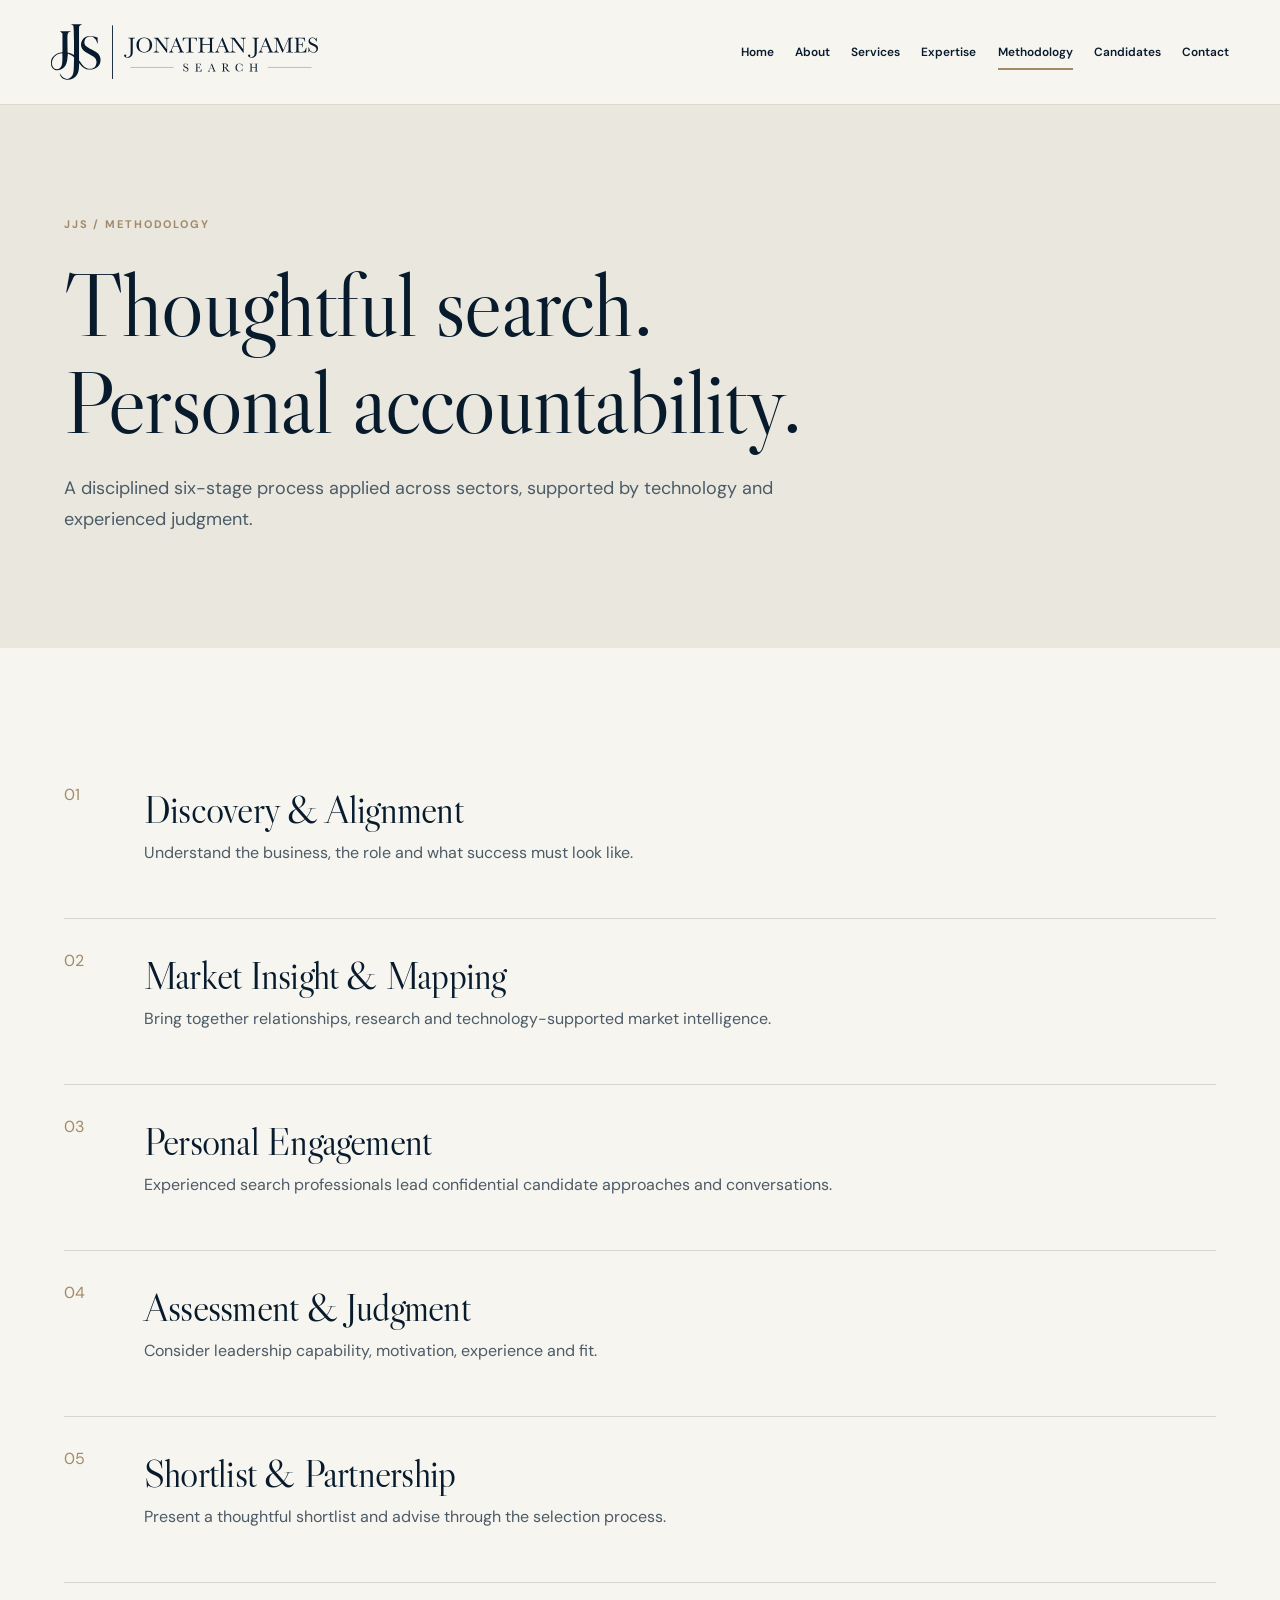
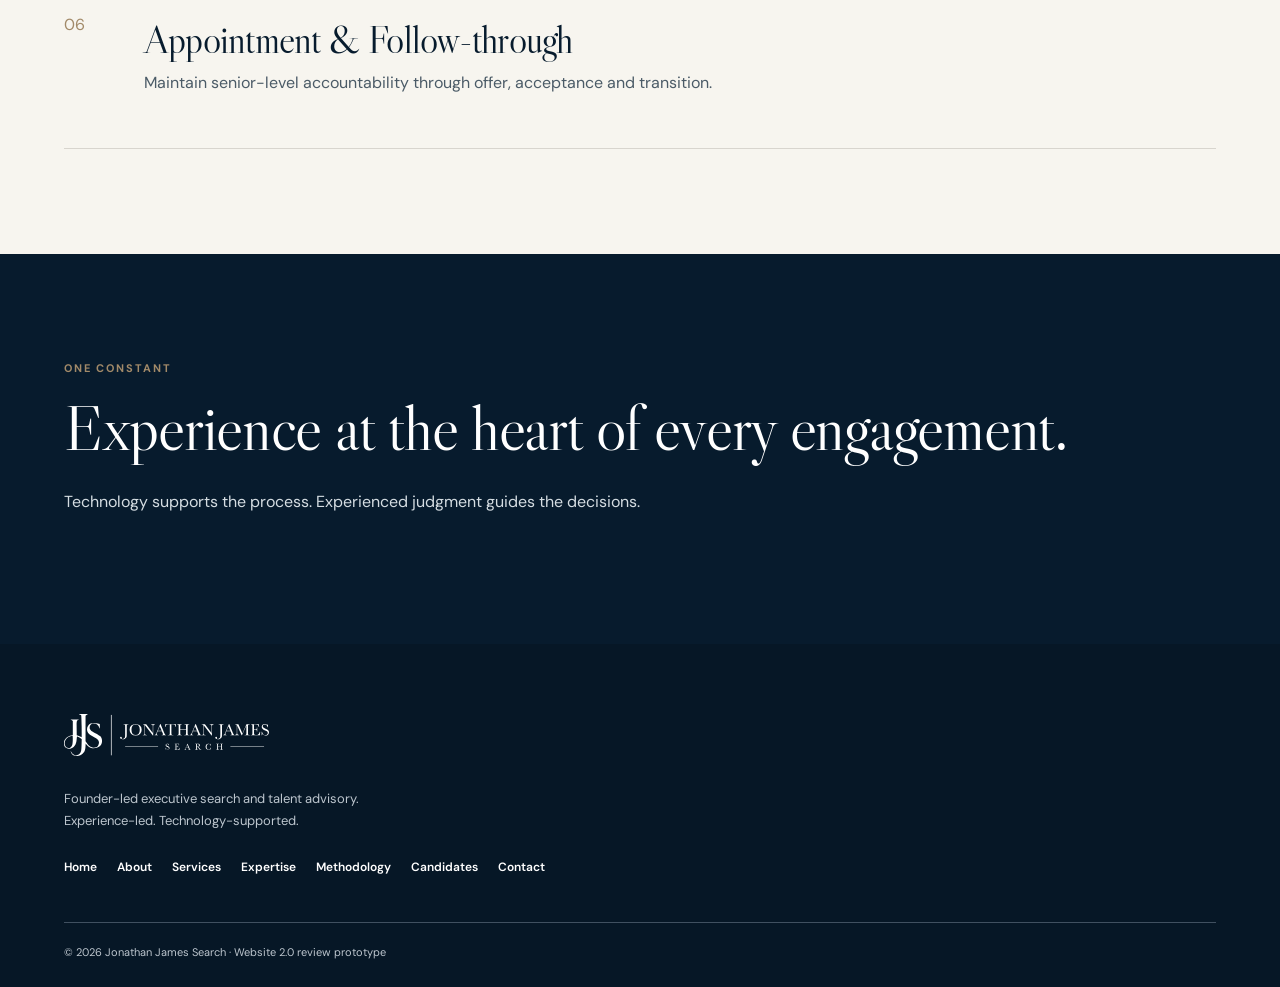
<file: methodology.html>
<!doctype html><html lang="en"><head><meta charset="utf-8"><meta name="viewport" content="width=device-width,initial-scale=1"><title>Methodology | Jonathan James Search</title><meta name="description" content="Founder-led executive search and talent advisory. Over 20 years of recruiting experience."><link rel="stylesheet" href="style.css"><link rel="stylesheet" href="mobile.css"></head><body><header class="site-header"><nav class="nav" aria-label="Main navigation"><a class="brand" href="index.html" aria-label="JJS home"><img class="logo" src="jjs-logo.svg" alt="JJS — Jonathan James Search"></a><button class="menu" type="button" aria-label="Toggle navigation" aria-expanded="false" aria-controls="main-links">☰</button><div class="links" id="main-links"><a href="index.html">Home</a><a href="about.html">About</a><a href="services.html">Services</a><a href="expertise.html">Expertise</a><a href="methodology.html" aria-current="page">Methodology</a><a href="candidates.html">Candidates</a><a href="contact.html">Contact</a></div></nav></header><section class="pagehero"><div class="wrap"><div class="eyebrow">JJS / METHODOLOGY</div><h1>Thoughtful search.<br>Personal accountability.</h1><p>A disciplined six-stage process applied across sectors, supported by technology and experienced judgment.</p></div></section><section><div class="wrap"><div class="step"><span class="num">01</span><div><h3>Discovery & Alignment</h3><p>Understand the business, the role and what success must look like.</p></div></div><div class="step"><span class="num">02</span><div><h3>Market Insight & Mapping</h3><p>Bring together relationships, research and technology-supported market intelligence.</p></div></div><div class="step"><span class="num">03</span><div><h3>Personal Engagement</h3><p>Experienced search professionals lead confidential candidate approaches and conversations.</p></div></div><div class="step"><span class="num">04</span><div><h3>Assessment & Judgment</h3><p>Consider leadership capability, motivation, experience and fit.</p></div></div><div class="step"><span class="num">05</span><div><h3>Shortlist & Partnership</h3><p>Present a thoughtful shortlist and advise through the selection process.</p></div></div><div class="step"><span class="num">06</span><div><h3>Appointment & Follow-through</h3><p>Maintain senior-level accountability through offer, acceptance and transition.</p></div></div></div></section><section class="navy"><div class="wrap"><div class="eyebrow">ONE CONSTANT</div><h2>Experience at the heart of every engagement.</h2><p>Technology supports the process. Experienced judgment guides the decisions.</p></div></section><footer><div class="wrap"><img class="logo" src="jjs-logo.svg" alt="Jonathan James Search"><p style="margin-top:24px">Founder-led executive search and talent advisory.<br>Experience-led. Technology-supported.</p><div class="links"><a href="index.html">Home</a><a href="about.html">About</a><a href="services.html">Services</a><a href="expertise.html">Expertise</a><a href="methodology.html">Methodology</a><a href="candidates.html">Candidates</a><a href="contact.html">Contact</a></div><div class="footer-bottom">© 2026 Jonathan James Search · Website 2.0 review prototype</div></div></footer><script>document.querySelector('.menu').addEventListener('click',function(){let e=document.querySelector('header .links');this.setAttribute('aria-expanded',e.classList.toggle('open'))})</script></body></html>
</file>
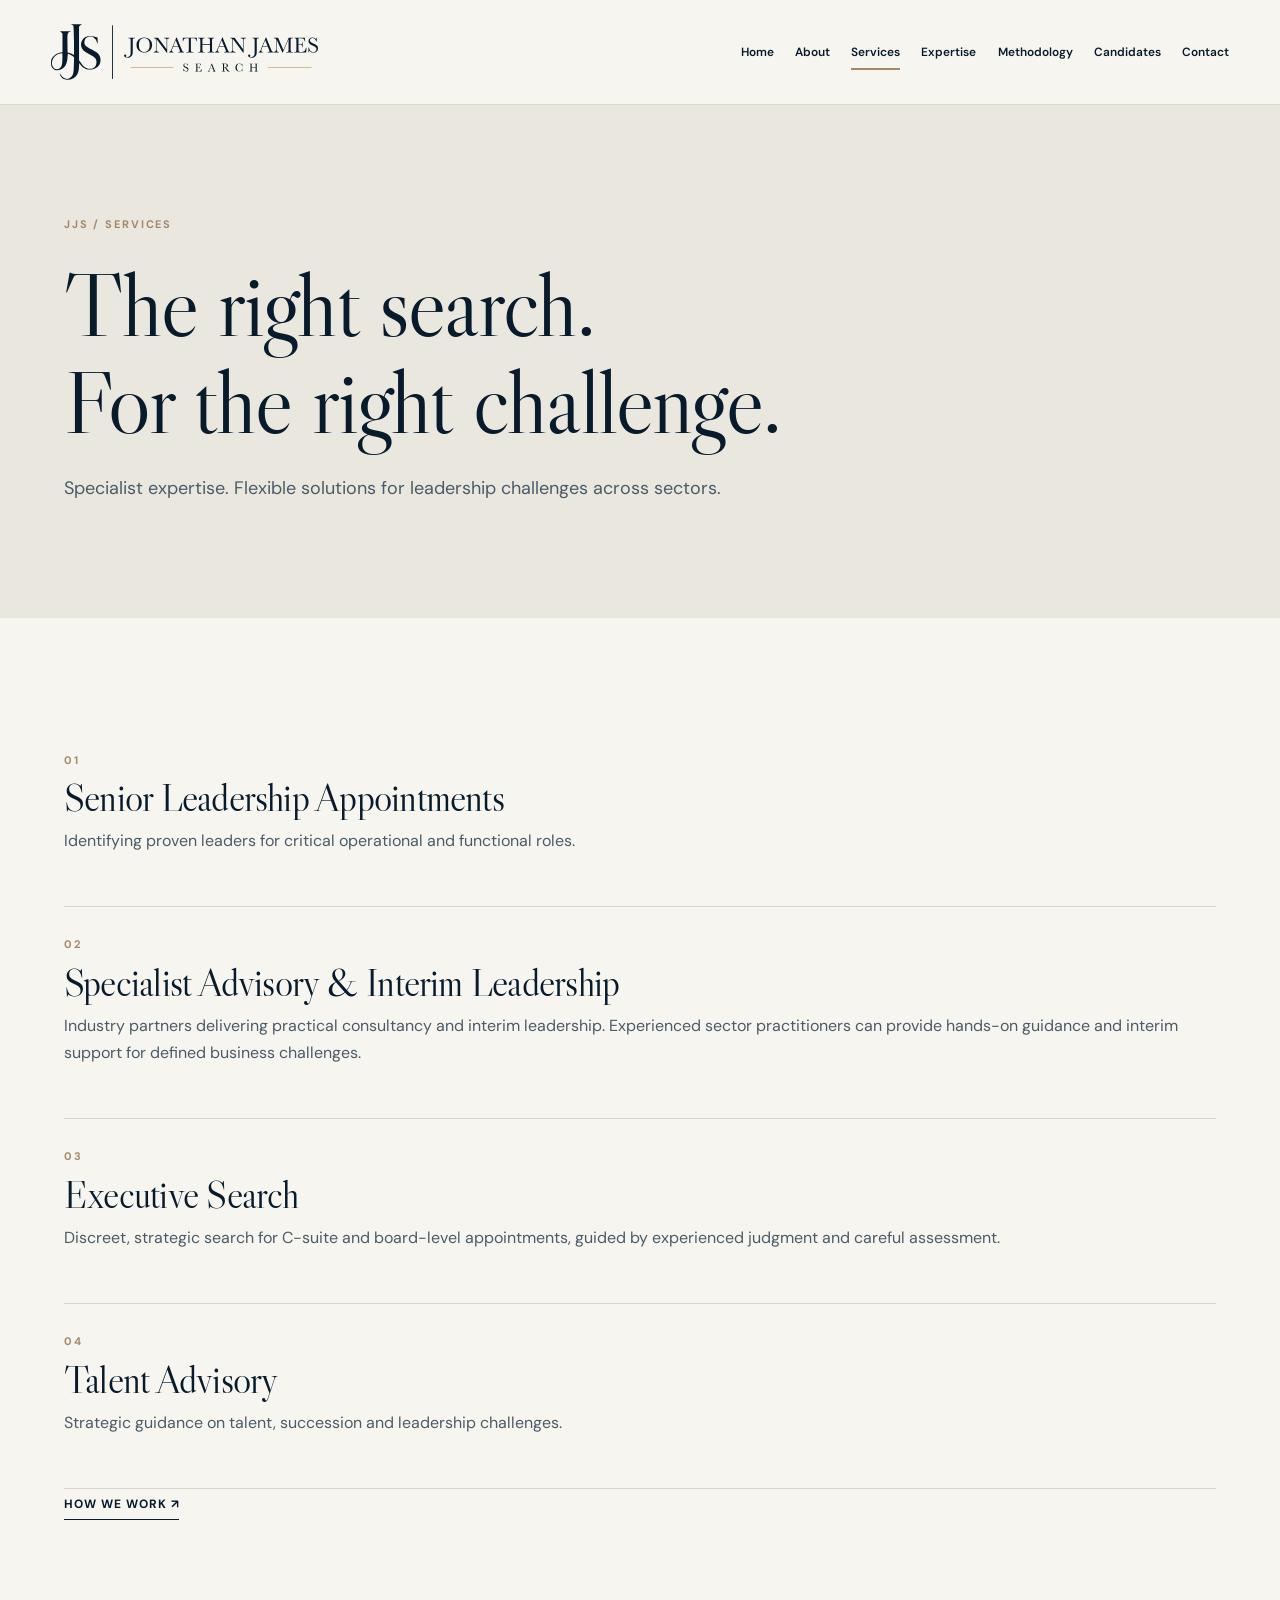
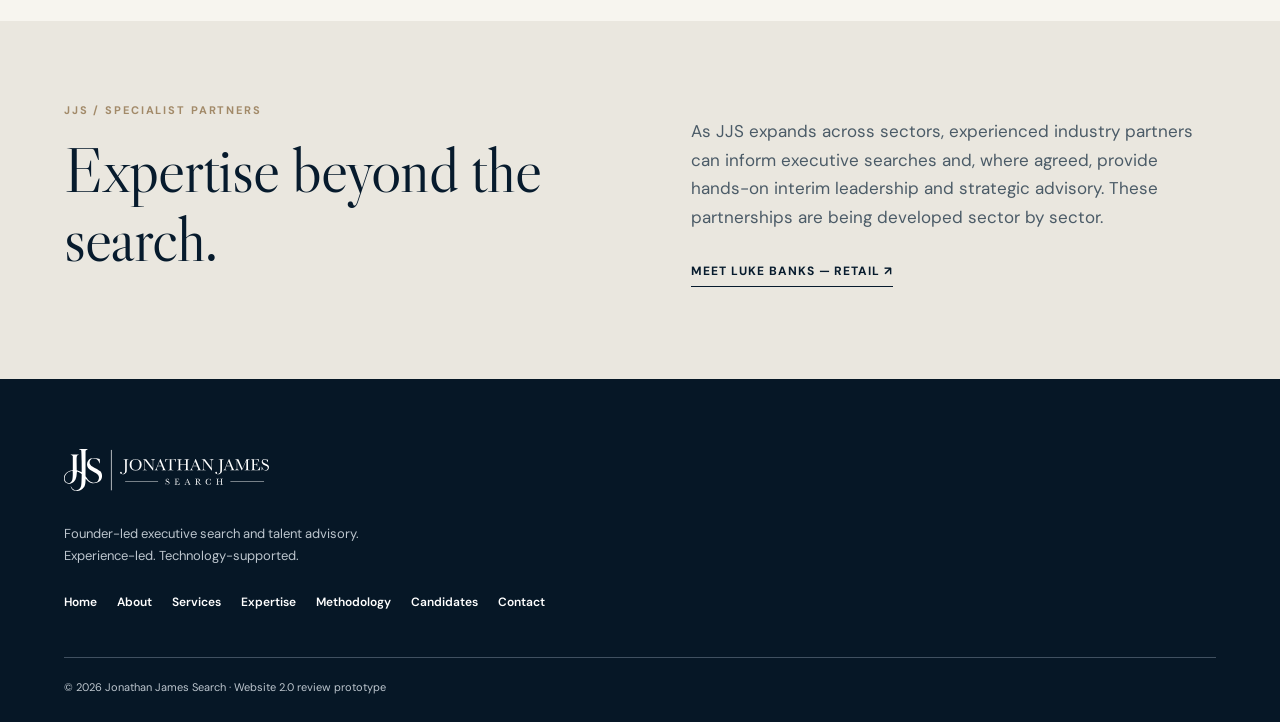
<file: services.html>
<!doctype html><html lang="en"><head><meta charset="utf-8"><meta name="viewport" content="width=device-width,initial-scale=1"><title>Services | Jonathan James Search</title><meta name="description" content="Founder-led executive search and talent advisory. Over 20 years of recruiting experience."><link rel="stylesheet" href="style.css"><link rel="stylesheet" href="mobile.css"></head><body><header class="site-header"><nav class="nav" aria-label="Main navigation"><a class="brand" href="index.html" aria-label="JJS home"><img class="logo" src="jjs-logo.svg" alt="JJS — Jonathan James Search"></a><button class="menu" type="button" aria-label="Toggle navigation" aria-expanded="false" aria-controls="main-links">☰</button><div class="links" id="main-links"><a href="index.html">Home</a><a href="about.html">About</a><a href="services.html" aria-current="page">Services</a><a href="expertise.html">Expertise</a><a href="methodology.html">Methodology</a><a href="candidates.html">Candidates</a><a href="contact.html">Contact</a></div></nav></header><section class="pagehero"><div class="wrap"><div class="eyebrow">JJS / SERVICES</div><h1>The right search.<br>For the right challenge.</h1><p>Specialist expertise. Flexible solutions for leadership challenges across sectors.</p></div></section><section><div class="wrap"><div class="row"><div class="eyebrow">01</div><h3>Senior Leadership Appointments</h3><p>Identifying proven leaders for critical operational and functional roles.</p></div><div class="row"><div class="eyebrow">02</div><h3>Specialist Advisory &amp; Interim Leadership</h3><p>Industry partners delivering practical consultancy and interim leadership. Experienced sector practitioners can provide hands-on guidance and interim support for defined business challenges.</p></div><div class="row"><div class="eyebrow">03</div><h3>Executive Search</h3><p>Discreet, strategic search for C-suite and board-level appointments, guided by experienced judgment and careful assessment.</p></div><div class="row"><div class="eyebrow">04</div><h3>Talent Advisory</h3><p>Strategic guidance on talent, succession and leadership challenges.</p></div><a class="link" href="methodology.html">How we work ↗</a></div></section><section class="luke-teaser" style="background:#eae7df;padding:80px 0"><div class="wrap split"><div><div class="eyebrow">JJS / SPECIALIST PARTNERS</div><h2>Expertise beyond the search.</h2></div><div><p>As JJS expands across sectors, experienced industry partners can inform executive searches and, where agreed, provide hands-on interim leadership and strategic advisory. These partnerships are being developed sector by sector.</p><a class="link" href="luke-banks.html">Meet Luke Banks — Retail ↗</a></div></div></section><footer><div class="wrap"><img class="logo" src="jjs-logo.svg" alt="Jonathan James Search"><p style="margin-top:24px">Founder-led executive search and talent advisory.<br>Experience-led. Technology-supported.</p><div class="links"><a href="index.html">Home</a><a href="about.html">About</a><a href="services.html">Services</a><a href="expertise.html">Expertise</a><a href="methodology.html">Methodology</a><a href="candidates.html">Candidates</a><a href="contact.html">Contact</a></div><div class="footer-bottom">© 2026 Jonathan James Search · Website 2.0 review prototype</div></div></footer><script>document.querySelector('.menu').addEventListener('click',function(){let e=document.querySelector('header .links');this.setAttribute('aria-expanded',e.classList.toggle('open'))})</script></body></html>
</file>
<file: style.css>
@import url('https://fonts.googleapis.com/css2?family=DM+Sans:wght@400;500;600;700&family=Libre+Caslon+Display&display=swap');:root{--navy:#071b2d;--ivory:#f7f5ef;--gold:#a28a69}*{box-sizing:border-box}body{margin:0;background:var(--ivory);color:var(--navy);font:16px/1.7 'DM Sans',Arial,sans-serif}a{color:inherit;text-decoration:none}header{background:var(--ivory);position:sticky;top:0;z-index:10;border-bottom:1px solid #dedbd3}.nav{width:min(1300px,92%);margin:auto;display:flex;justify-content:space-between;align-items:center;gap:30px;padding:20px 0}.logo{width:205px;height:auto}.links{display:flex;gap:20px;flex-wrap:wrap}.links a{font-size:12px;font-weight:600}.links a:hover{color:var(--gold)}.wrap{width:min(1160px,90%);margin:auto}h1,h2,h3{font-family:'Libre Caslon Display',Georgia,serif;font-weight:400;line-height:1.09;letter-spacing:-.02em}h1{font-size:clamp(56px,7vw,108px);margin:22px 0}h2{font-size:clamp(38px,5vw,70px);margin:15px 0 25px}h3{font-size:clamp(28px,3vw,42px);margin:8px 0}p{color:#4b5b67;margin:0 0 24px}.eyebrow{text-transform:uppercase;letter-spacing:.17em;font-size:11px;font-weight:700;color:var(--gold)}section{padding:105px 0}.hero{padding:0;display:grid;grid-template-columns:52% 48%;min-height:690px}.hero .copy{padding:80px 9%;display:flex;flex-direction:column;justify-content:center}.hero .copy p{max-width:500px;font-size:18px}.hero .art{position:relative;min-height:690px;background:#3c4145}.hero .art:before,.photo:before{content:'';position:absolute;inset:0;background:linear-gradient(130deg,rgba(0,0,0,.05),rgba(0,0,0,.35)),url('https://images.unsplash.com/photo-1486406146926-c627a92ad1ab?auto=format&fit=crop&w=1600&q=85') center/cover;filter:grayscale(1) contrast(1.17)}.hero .art:after{content:'JJS / EXECUTIVE SEARCH';position:absolute;bottom:25px;right:25px;color:#fff;font-size:10px;letter-spacing:.2em}.btn{display:inline-block;background:var(--navy);color:white;padding:14px 24px;text-transform:uppercase;font-weight:700;letter-spacing:.07em;font-size:12px}.split{display:grid;grid-template-columns:1fr 1fr;gap:8vw;align-items:center}.split p{font-size:17px}.navy{background:var(--navy);color:white}.navy p{color:#d5dde2}.cards{display:grid;grid-template-columns:repeat(4,1fr);gap:25px;margin-top:30px}.card{border-top:1px solid #b6bdc0;padding-top:20px}.card h3{font-size:30px}.card p{font-size:14px}.band{padding:80px 0}.pagehero{background:#eae7df;padding:110px 0 90px}.pagehero p{font-size:18px;max-width:760px}.prose{max-width:870px}.prose p{font-size:17px;line-height:1.9}.row,.step{border-bottom:1px solid #d8d5ce;padding:28px 0}.step{display:grid;grid-template-columns:60px 1fr;gap:20px}.num{color:var(--gold)}.pillars{display:grid;grid-template-columns:repeat(3,1fr);gap:25px}.pillar{border-top:1px solid #d8d5ce;padding-top:18px}.photo{min-height:460px;position:relative;background:#575c5f}.photo:before{background-image:linear-gradient(135deg,rgba(0,0,0,.05),rgba(0,0,0,.25)),url('https://images.unsplash.com/photo-1487958449943-2429e8be8625?auto=format&fit=crop&w=1200&q=85')}.link{font-size:12px;letter-spacing:.08em;text-transform:uppercase;font-weight:700;border-bottom:1px solid;padding-bottom:7px}.contact-grid{display:grid;grid-template-columns:1fr 1fr;gap:8vw}input,textarea{width:100%;padding:13px;margin:8px 0 18px;border:1px solid #bfc5c5;font:inherit}textarea{min-height:120px}footer{background:#061726;color:#fff;padding:70px 0 25px}footer .logo{filter:brightness(0) invert(1)}footer p{color:#bdc6ce;font-size:13px}.footer-bottom{border-top:1px solid #405060;padding-top:20px;margin-top:45px;font-size:11px;color:#bdc6ce}.menu{display:none}@media(max-width:900px){.links{gap:10px}.links a{font-size:11px}.cards{grid-template-columns:repeat(2,1fr)}}@media(max-width:700px){.menu{display:block;border:0;background:none;font-size:24px}.nav{flex-wrap:wrap}.nav>.links{display:none;width:100%;flex-direction:column}.nav>.links.open{display:flex}.hero,.split,.contact-grid{grid-template-columns:1fr}.hero .copy{padding:75px 6%}.hero .art{min-height:380px}.cards,.pillars{grid-template-columns:1fr}section{padding:70px 0}.photo{min-height:340px}}
/* Website 2.1: one identical navigation system on all seven pages */
.site-header{background:#f7f5ef;position:sticky;top:0;z-index:30;border-bottom:1px solid #dcd9d1}
.site-header .nav{width:min(1620px,92%);min-height:104px;padding:14px 0;gap:36px;flex-wrap:nowrap}
.site-header .brand{display:block;flex:0 0 auto;line-height:0}
.site-header .logo{width:clamp(200px,21vw,305px);height:auto;max-height:76px;object-fit:contain;object-position:left center}
.site-header .links{display:flex;align-items:center;justify-content:flex-end;gap:clamp(12px,1.65vw,31px);flex-wrap:nowrap}
.site-header .links a{font-size:clamp(11px,.93vw,14px);font-weight:600;white-space:nowrap;position:relative;padding:12px 0;color:#071b2d}
.site-header .links a[aria-current="page"]:after{content:"";position:absolute;left:0;right:0;bottom:4px;height:2px;background:#a28a69}
.site-header .links a:hover{color:#8c7659}
.about-hero{position:relative;overflow:hidden;min-height:500px;display:flex;align-items:center}
.about-hero:before{content:"";position:absolute;inset:0 0 0 42%;background:url('jjs-logo.svg') center center / 95% auto no-repeat;opacity:.065;pointer-events:none}
.about-hero .wrap{position:relative;z-index:1}
.about-hero h1{max-width:1100px}
.founder-section{padding:0;background:#f7f5ef}
.founder-grid{width:100%;max-width:none;display:grid;grid-template-columns:1fr 1fr;gap:0;align-items:stretch}
.founder-copy{padding:clamp(45px,6vw,105px) clamp(30px,7vw,125px);max-width:820px;justify-self:end}
.founder-copy h2{font-size:clamp(36px,4vw,64px)}
.founder-copy p{font-size:16px;line-height:1.85}
.founder-photo{min-height:650px;background:linear-gradient(135deg,rgba(0,0,0,.05),rgba(0,0,0,.2)),url('https://images.unsplash.com/photo-1487958449943-2429e8be8625?auto=format&fit=crop&w=1200&q=85') center / cover;filter:grayscale(1) contrast(1.12)}
.signoff{margin-bottom:0!important}
.founder-signature{font-family:'Brush Script MT','Segoe Script',cursive;font-size:clamp(22px,2vw,30px);font-style:italic;line-height:1.35;color:#66727a;margin:3px 0 7px;opacity:.82}
.founder-credit{font-size:11px;letter-spacing:.22em;font-weight:700;color:#a28a69}
.founder-credit span{display:block;color:#071b2d;font-size:10px;margin-top:3px}
.values-section{padding:45px 0 65px;border-top:1px solid #dcd9d1}
.values-grid{display:grid;grid-template-columns:repeat(4,1fr);gap:28px}
.values-grid>div{border-top:1px solid #d2c8b9;padding-top:16px}
.values-grid span{color:#a28a69;margin-right:12px;font-size:12px}
.values-grid strong{font-size:11px;letter-spacing:.14em}
.values-grid p{font-size:13px;line-height:1.6;margin:18px 0 0}
@media(max-width:950px){.site-header .nav{min-height:82px;flex-wrap:wrap}.site-header .menu{display:block;margin-left:auto;border:0;background:none;font-size:25px;cursor:pointer}.site-header .nav>.links{display:none;flex-direction:column;align-items:flex-start;width:100%;gap:4px;padding:10px 0}.site-header .nav>.links.open{display:flex}.site-header .links a{font-size:14px}.founder-grid{grid-template-columns:1fr}.founder-copy{justify-self:stretch;max-width:none}.founder-photo{min-height:390px}.values-grid{grid-template-columns:repeat(2,1fr)}}
@media(max-width:600px){.about-hero:before{inset:10% -35% 0 10%;background-size:100% auto;opacity:.045}.about-hero{min-height:370px}.values-grid{grid-template-columns:1fr}.site-header .logo{width:215px}}

/* Approved About-page refinement, v2.3 */
.about-hero{background:#eae7df;min-height:455px;padding:100px 0 88px}
.about-hero:before{inset:0 1% 0 47%;background-image:url('jjs-logo.svg');background-size:95% auto;opacity:.055}
.about-hero h1{line-height:1.08;margin:32px 0 34px}
.about-hero p{font-size:20px;margin:0}
.founder-copy{padding-top:66px;padding-bottom:62px}
.founder-copy p{line-height:1.48;margin:0 0 13px}
.founder-copy .signoff{margin-top:20px;margin-bottom:0!important}
.founder-signature-image{display:block;width:172px;max-width:50%;height:auto;margin:2px 0 3px;object-fit:contain;object-position:left center}
.founder-photo{background-image:linear-gradient(135deg,rgba(0,0,0,.07),rgba(0,0,0,.17)),url('about-architecture.jpg');background-size:cover;background-position:center}
@media(max-width:700px){.founder-signature-image{width:148px}.about-hero{padding:80px 0 65px}}

/* JJS 2.4 — cinematic homepage video; existing navigation and About page unchanged */
.hero .art.hero-video{overflow:hidden;background:#343b40 url('jjs-homepage-poster.jpg') center/cover no-repeat}
.hero .art.hero-video:before{display:none}
.hero .art.hero-video video{position:absolute;inset:0;width:100%;height:100%;object-fit:cover;filter:grayscale(1) contrast(1.08)}
.hero .art.hero-video:after{z-index:2;text-shadow:0 1px 5px rgba(0,0,0,.6)}
@media (prefers-reduced-motion: reduce){
  .hero .art.hero-video video{display:block}
}

/* Reliable cinematic homepage video playback */
.hero .art.hero-video .hero-play-button {
 position:absolute;z-index:5;left:50%;top:50%;transform:translate(-50%,-50%);
 background:rgba(7,27,45,.88);border:1px solid rgba(255,255,255,.7);
 color:white;padding:13px 22px;font:600 13px 'DM Sans',Arial,sans-serif;
 letter-spacing:.06em;cursor:pointer;border-radius:2px;
}
.hero .art.hero-video .hero-play-button[hidden]{display:none!important}
.hero .art.hero-video video{display:block}

/* Candidates: distinct executive interior, not the Expertise image */
.photo.candidates-photo { background:#343b3e; }
.photo.candidates-photo:before { background:linear-gradient(135deg,rgba(0,0,0,.10),rgba(0,0,0,.24)),url('https://images.unsplash.com/photo-1497366754035-f200968a6e72?auto=format&fit=crop&w=1400&q=85') center/cover no-repeat; filter:grayscale(1) contrast(1.08); }
</file>
<file: mobile.css>
/* JJS mobile refinement: desktop visual identity remains unchanged */
html { -webkit-text-size-adjust:100%; scroll-behavior:smooth; }
body { overflow-x:hidden; }
img,video { max-width:100%; }
button,a { -webkit-tap-highlight-color:transparent; }
:focus-visible { outline:3px solid #a28a69;outline-offset:3px; }
.site-header .menu { color:#071b2d; min-width:46px; min-height:46px; cursor:pointer; }
@media (max-width:950px) {
  .site-header .nav { min-height:74px; padding:11px 0; gap:12px; }
  .site-header .nav>.links { width:100%; border-top:1px solid #dedbd3; padding:10px 0 16px; }
  .site-header .nav>.links a { display:block; padding:12px 6px; font-size:15px; width:100%; }
  .site-header .nav>.links a[aria-current="page"]:after { right:auto; width:38px; bottom:7px; }
  .site-header .logo { width:min(240px,65vw);max-height:62px; }
}
@media (max-width:700px) {
  .wrap {width:88%;}
  body {font-size:15px;line-height:1.55;}
  h1 {font-size:clamp(44px,10.5vw,70px);line-height:1.07;}
  h2 {font-size:clamp(34px,8.5vw,52px);line-height:1.13;}
  h3 {font-size:clamp(26px,6.5vw,38px);}
  p {margin-bottom:16px;}
  .eyebrow {font-size:10px;line-height:1.55;letter-spacing:.13em;}
  .hero {min-height:0;grid-template-columns:1fr;}
  .hero .copy {padding:60px 7% 52px;}
  .hero .copy p {font-size:16px;}
  .hero .art {min-height:280px;height:48vw;max-height:390px;}
  .hero .art video {object-fit:cover;}
  section {padding:56px 0;}
  .pagehero {padding:70px 0 60px;}
  .pagehero p {font-size:16px;}
  .split,.contact-grid {gap:28px;}
  .split p,.prose p {font-size:15px;line-height:1.65;}
  .cards {grid-template-columns:1fr;gap:20px;}
  .card h3 {font-size:27px;}
  .card p {font-size:14px;}
  .pillars {grid-template-columns:1fr;}
  .step {grid-template-columns:36px minmax(0,1fr);gap:12px;padding:20px 0;}
  .photo {min-height:250px;}
  .band {padding:58px 0;}
  .btn {display:inline-flex;align-items:center;justify-content:center;min-height:46px;padding:12px 18px;max-width:100%;font-size:11px;}
  input,textarea {font-size:16px;}
  footer {padding:50px 0 22px;}
  footer .links {display:grid;grid-template-columns:repeat(2,minmax(0,1fr));gap:8px 18px;margin-top:22px;}
  footer .links a {padding:5px 0;font-size:13px;}
  .about-hero {min-height:0;padding:65px 0 60px;}
  .about-hero:before {inset:4% -20% 0 28%;opacity:.04;}
  .about-hero h1 {font-size:clamp(43px,10vw,64px);overflow-wrap:normal;}
  .about-hero p {font-size:16px;}
  .founder-copy {padding:50px 7%;}
  .founder-copy h2 {font-size:clamp(33px,8vw,52px);}
  .founder-copy p {font-size:15px;line-height:1.55;}
  .founder-photo {min-height:270px;}
  .values-grid {grid-template-columns:repeat(2,minmax(0,1fr));gap:22px;}
  .values-grid p {font-size:12px;}
  .luke-hero {padding:50px 0 0;}
  .luke-hero-grid {margin-top:20px;}
  .luke-copy h1 {font-size:clamp(60px,13vw,94px);line-height:.98;}
  .luke-copy {padding:15px 0 35px;}
  .luke-lead {font-size:17px!important;}
  .luke-portrait {min-height:0;aspect-ratio:4/4.5;}
  .luke-portrait img {object-position:center 30%;}
  .luke-intro,.luke-two,.luke-cases,.luke-cta {padding:60px 0;}
  .luke-columns {gap:30px;margin-top:35px;}
  .luke-columns article {padding-top:18px;}
  .luke-case-grid {gap:25px;margin-top:28px;}
  .luke-teaser {padding:60px 0;}
  .luke-teaser .wrap {gap:20px;}
  .luke-secondary-image {height:290px;}
}
@media (max-width:390px) {
  .site-header .logo {width:min(205px,62vw);}
  .values-grid {grid-template-columns:1fr;}
  .luke-copy h1 {font-size:58px;}
  footer .links {grid-template-columns:1fr 1fr;}
}
@media(prefers-reduced-motion:reduce) {
  html {scroll-behavior:auto;}
}

/* Mobile cinematic video: retain poster, visible playback and tappable fallback */
@media (max-width:700px) {
 .hero .art.hero-video {position:relative;width:100%;min-height:310px;height:54vw;max-height:420px;overflow:hidden;}
 .hero .art.hero-video video {display:block;width:100%;height:100%;object-fit:cover;object-position:center;filter:grayscale(1) contrast(1.08);}
 .hero .art.hero-video .hero-play-button {min-width:135px;min-height:48px;touch-action:manipulation;}
}
</file>
<file: luke-partner.css>
/* Luke Banks partner profile: uses JJS 2.4 shared brand and header unchanged */
.luke-hero{padding:80px 0 0;position:relative;overflow:hidden}
.luke-hero:before{content:"";position:absolute;right:3%;top:8%;width:44%;height:75%;background:url('jjs-logo.svg') center/contain no-repeat;opacity:.045;pointer-events:none}
.luke-hero>.wrap{position:relative}
.luke-hero-grid{display:grid;grid-template-columns:54% 46%;gap:35px;align-items:stretch;margin-top:32px}
.luke-copy{padding:40px 0 72px}
.luke-copy h1{font-size:clamp(72px,9vw,136px);line-height:.92;letter-spacing:-.04em;margin:25px 0 35px}
.luke-copy h1 em{color:#a28a69;font-style:normal}
.luke-rule{width:60px;height:2px;background:#a28a69;margin-bottom:22px}
.luke-role{font-size:11px;letter-spacing:.14em;font-weight:700;margin-bottom:20px}
.luke-lead{font-size:19px!important;line-height:1.55;max-width:510px;margin-bottom:32px}
.luke-note{margin:22px 0 0;font-size:11px!important;color:#877d71!important;letter-spacing:.04em}
.luke-portrait{min-height:580px;background:#090909;position:relative;overflow:hidden}
.luke-portrait img{position:absolute;width:100%;height:100%;inset:0;object-fit:cover;object-position:center 34%;filter:grayscale(1)}
.luke-portrait span{position:absolute;bottom:22px;left:24px;right:15px;color:white;font-size:10px;letter-spacing:.16em;text-shadow:0 1px 4px #000}
.luke-intro{padding:100px 0}
.luke-intro p{line-height:1.75}
.luke-two{padding:95px 0 110px}
.luke-two h2 em{font-style:normal;color:#c6ae8c}
.luke-columns{display:grid;grid-template-columns:1fr 1fr;gap:7%;margin-top:58px}
.luke-columns article{border-top:1px solid #72808a;padding-top:25px}
.luke-index{color:#c6ae8c;font-size:11px;letter-spacing:.16em;font-weight:700}
.luke-columns h3{margin:22px 0;font-size:clamp(29px,3vw,42px)}
.luke-columns p{font-size:15px;line-height:1.8}
.luke-link{display:inline-block;color:#f7f5ef;font-size:12px;font-weight:700;border-bottom:1px solid #c6ae8c;padding-bottom:5px;margin-top:8px}
.luke-experience{background:#eae7df}
.luke-experience p{line-height:1.75}
.luke-secondary-image{height:440px;overflow:hidden;background:#080808}
.luke-secondary-image img{height:100%;width:100%;object-fit:cover;object-position:center 25%;filter:grayscale(1)}
.luke-cases{padding:110px 0}
.luke-cases .case-intro{max-width:640px;font-size:17px}
.luke-case-grid{display:grid;grid-template-columns:repeat(3,1fr);gap:34px;margin-top:50px}
.luke-case-grid article{border-top:1px solid #c6c2b8;padding-top:22px}
.luke-case-grid span{color:#a28a69;font-size:12px}
.luke-case-grid h3{font-size:30px;margin:18px 0 10px}
.luke-case-grid p{font-size:14px}
.luke-cta{padding:95px 0}
.luke-btn-light{background:#f7f5ef;color:#071b2d}
.luke-disclaimer{background:#eae7df;text-align:center;padding:14px 25px;font-size:10px;letter-spacing:.08em;color:#6d6860}
.luke-teaser{background:#eae7df;padding:80px 0}
.luke-teaser .wrap{display:grid;grid-template-columns:1.5fr 1fr;gap:7vw;align-items:center}
.luke-teaser h2{font-size:clamp(38px,4.3vw,64px)}
.luke-teaser p{font-size:17px}
@media(max-width:850px){.luke-hero-grid{grid-template-columns:1fr;gap:0}.luke-copy{padding:15px 0 50px}.luke-portrait{min-height:440px}.luke-columns,.luke-case-grid,.luke-teaser .wrap{grid-template-columns:1fr}.luke-hero:before{width:80%;right:-18%;top:4%}.luke-experience .split{grid-template-columns:1fr}.luke-secondary-image{height:350px}}
</file>
